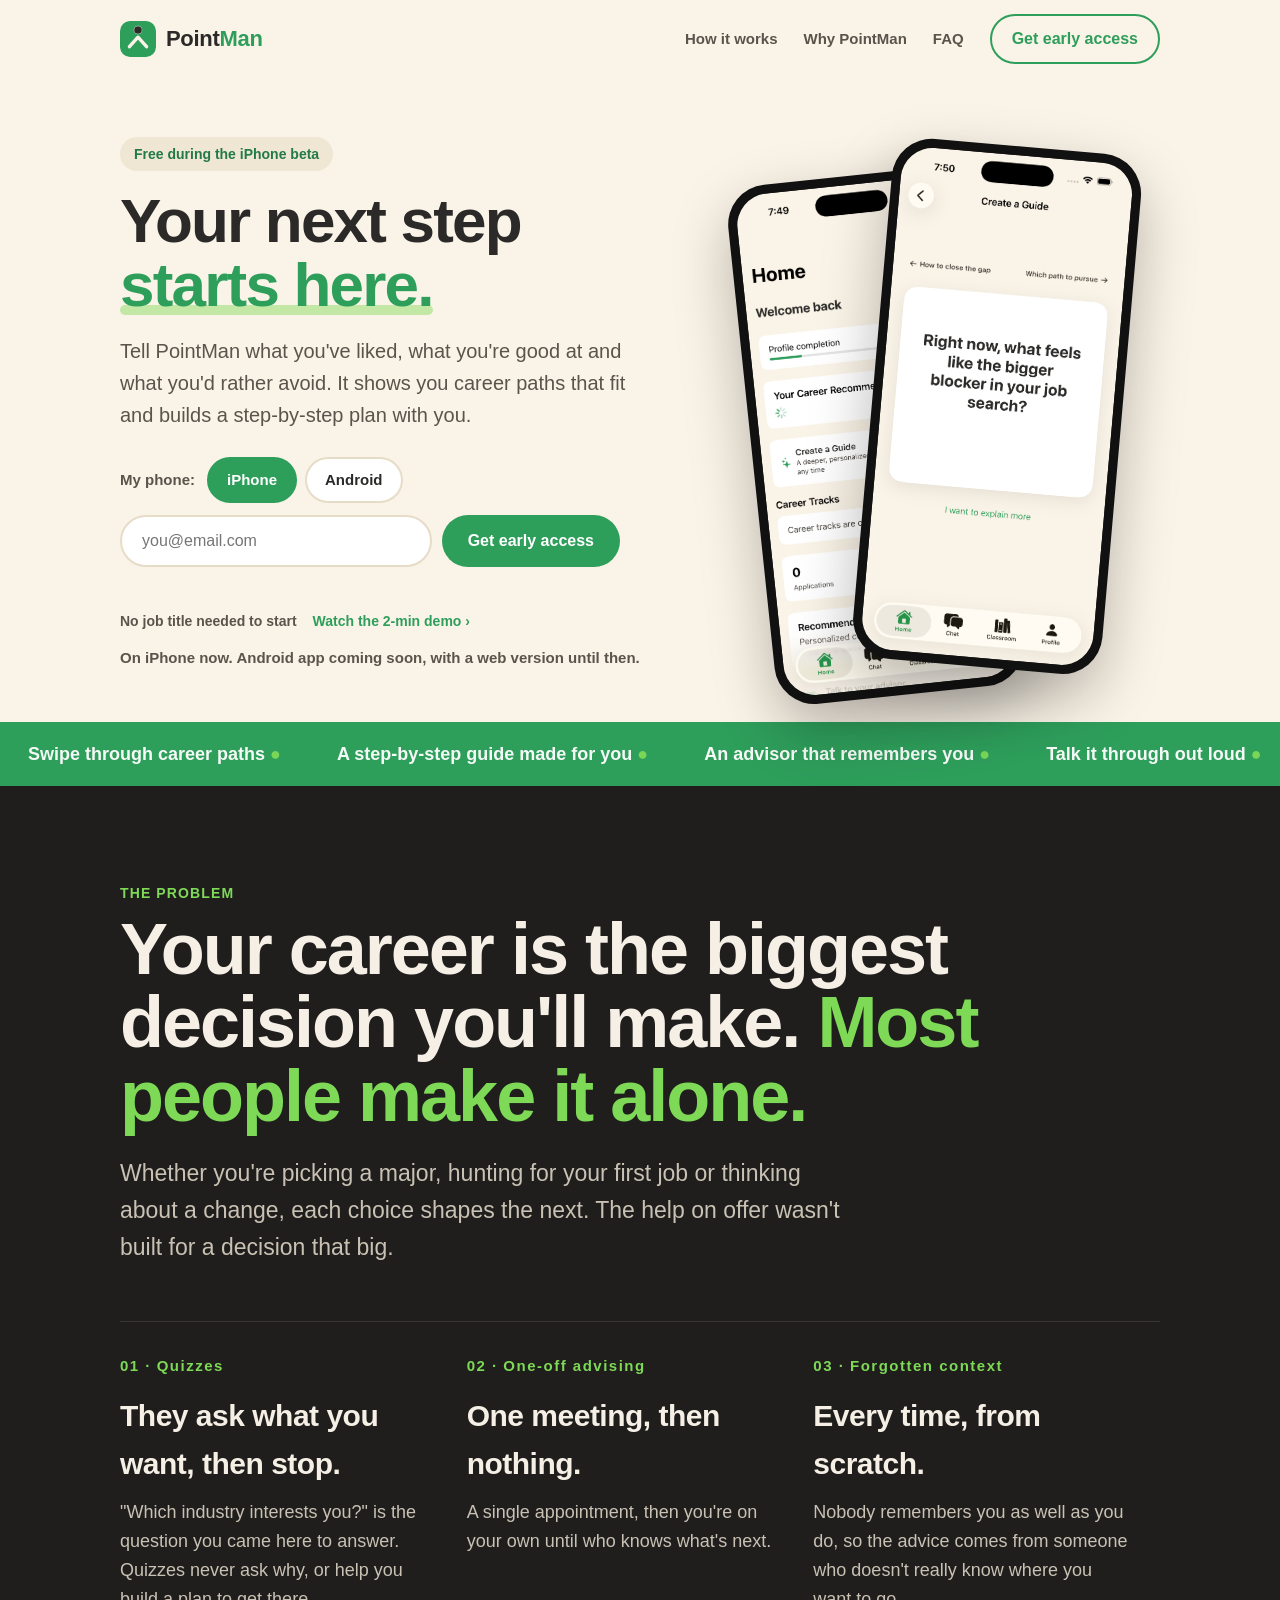
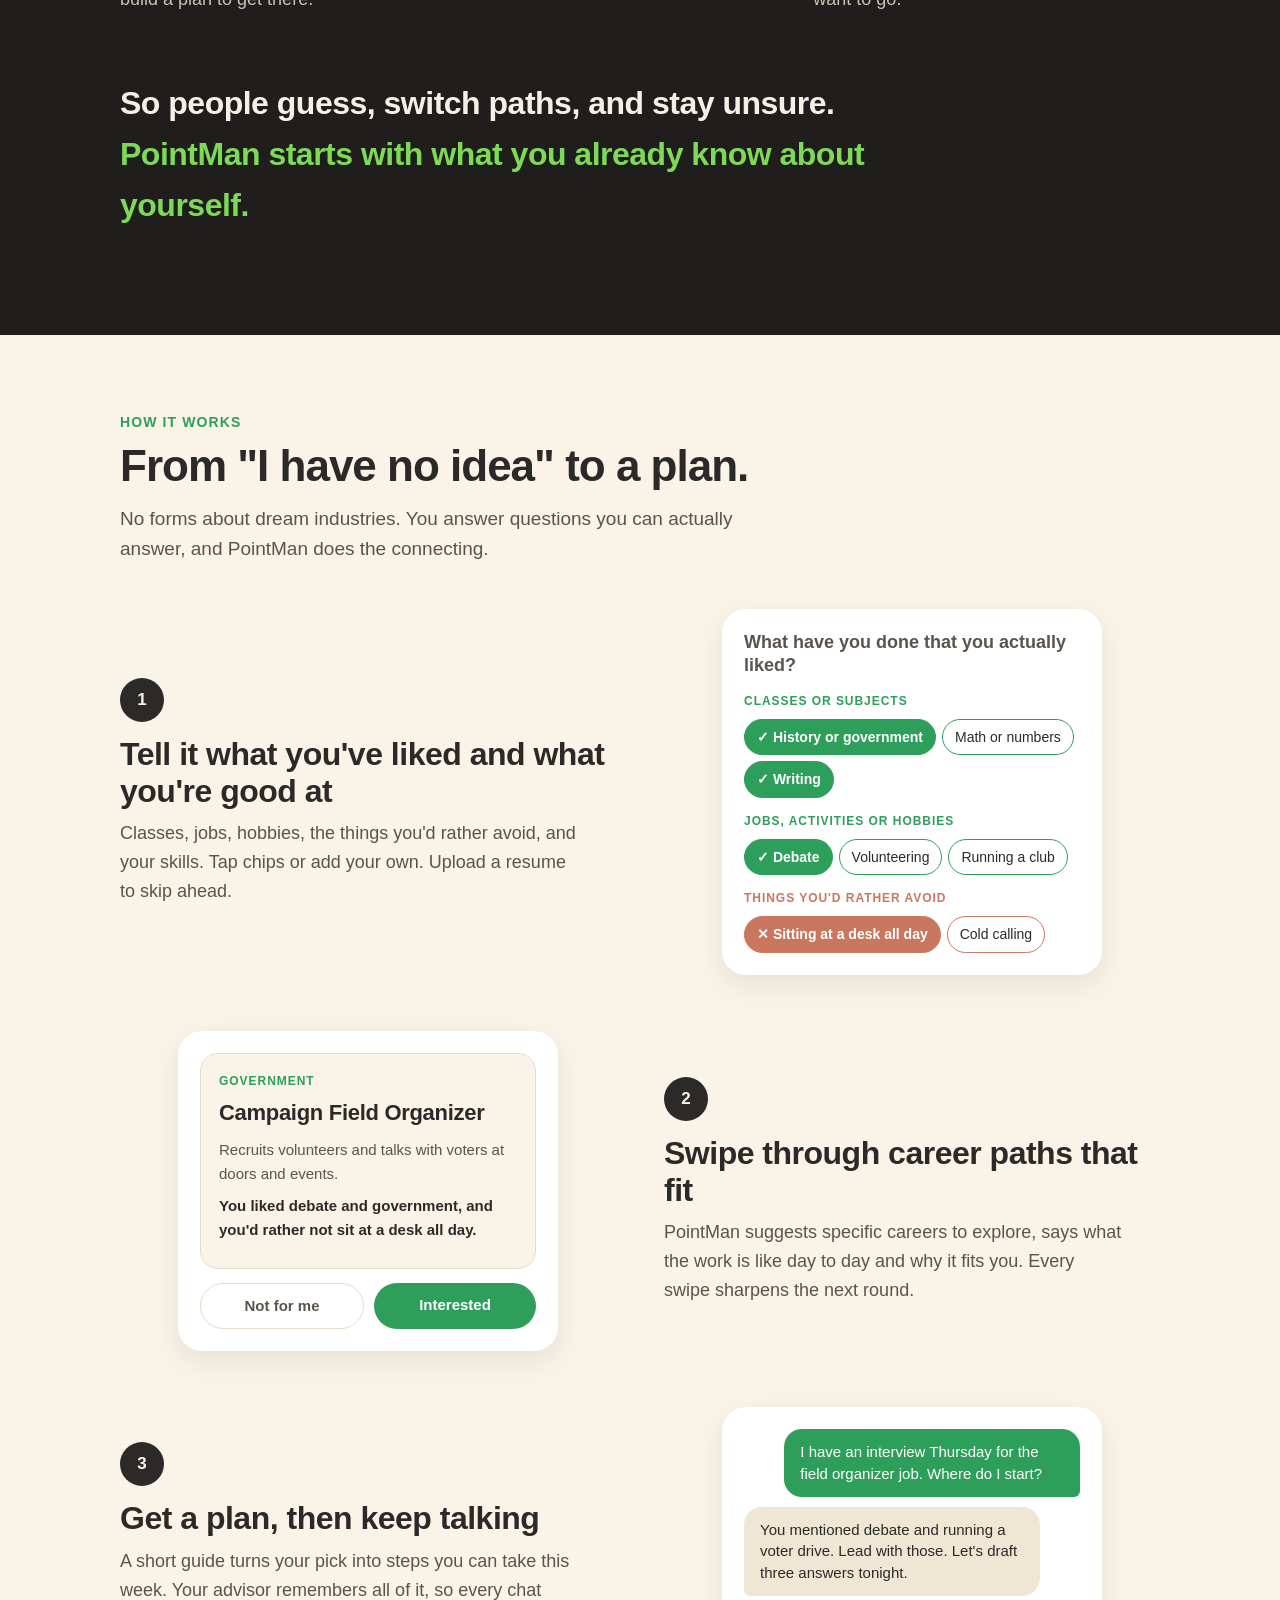
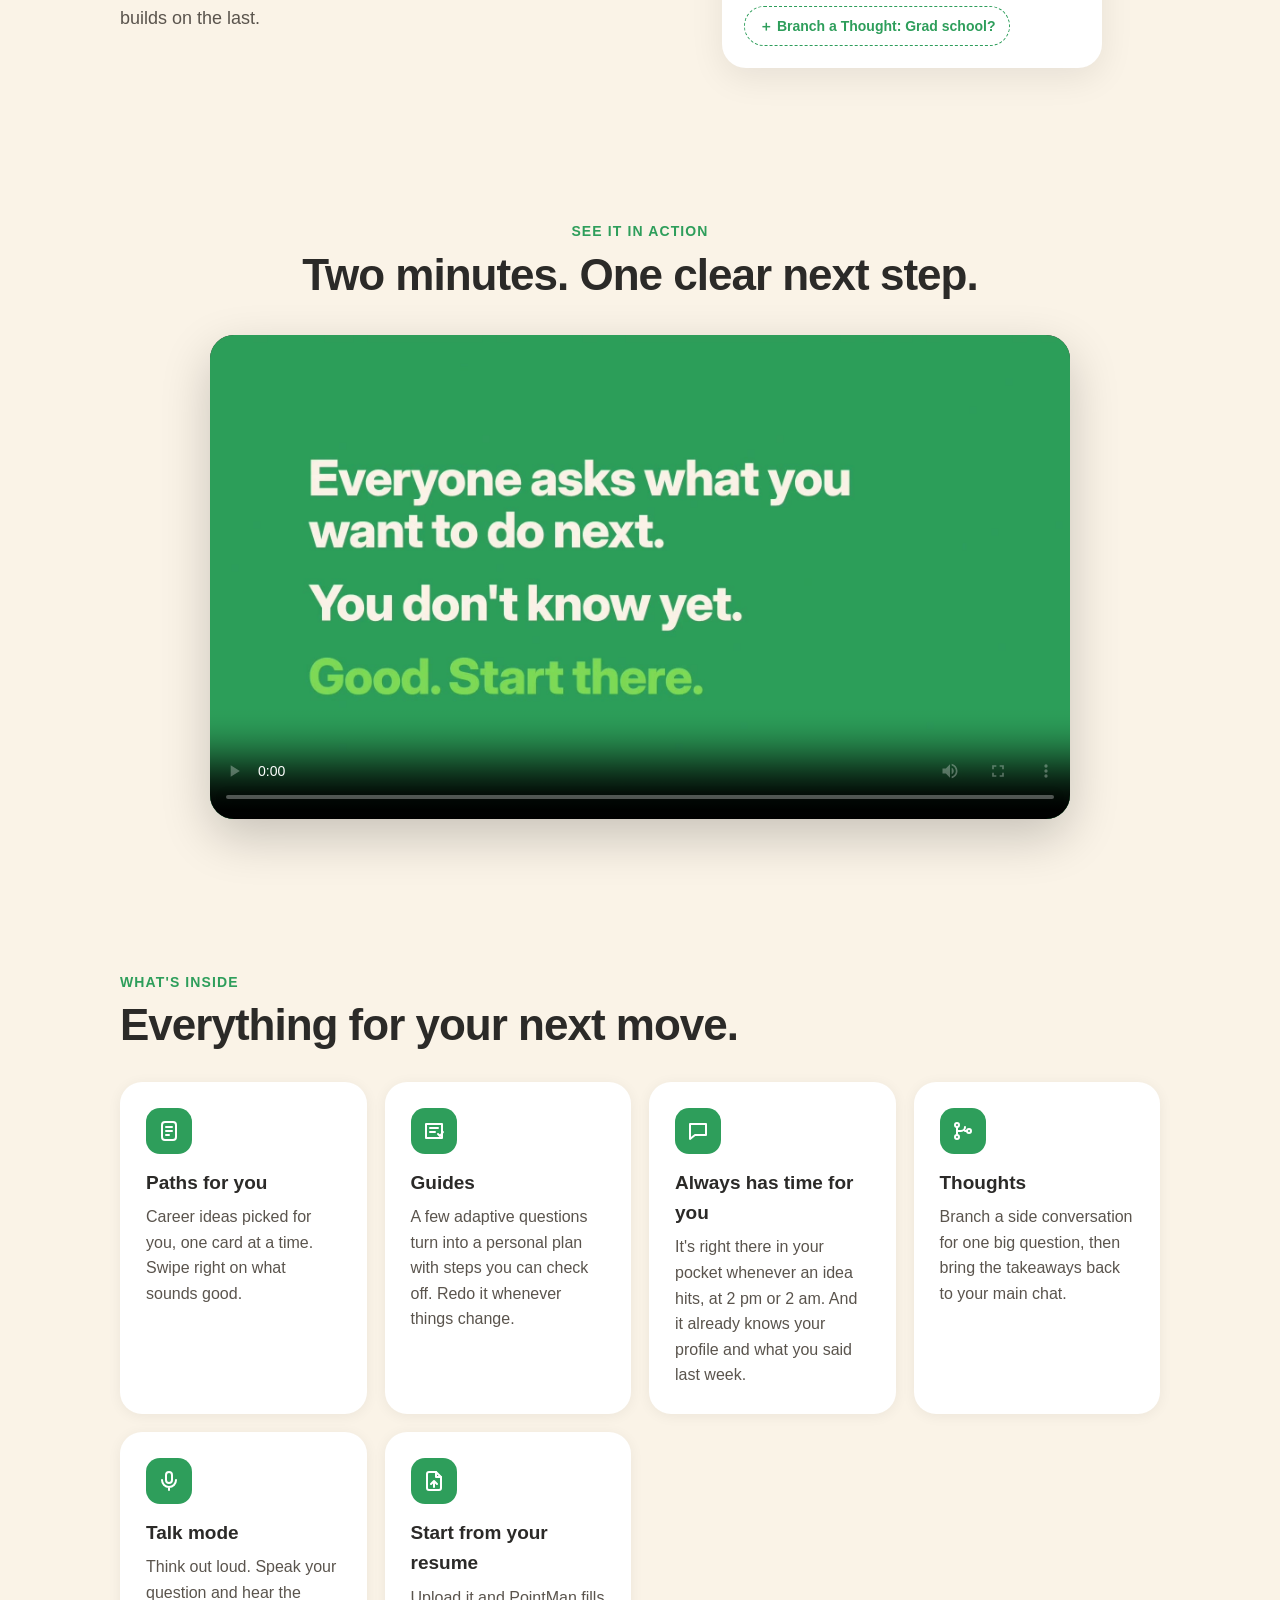
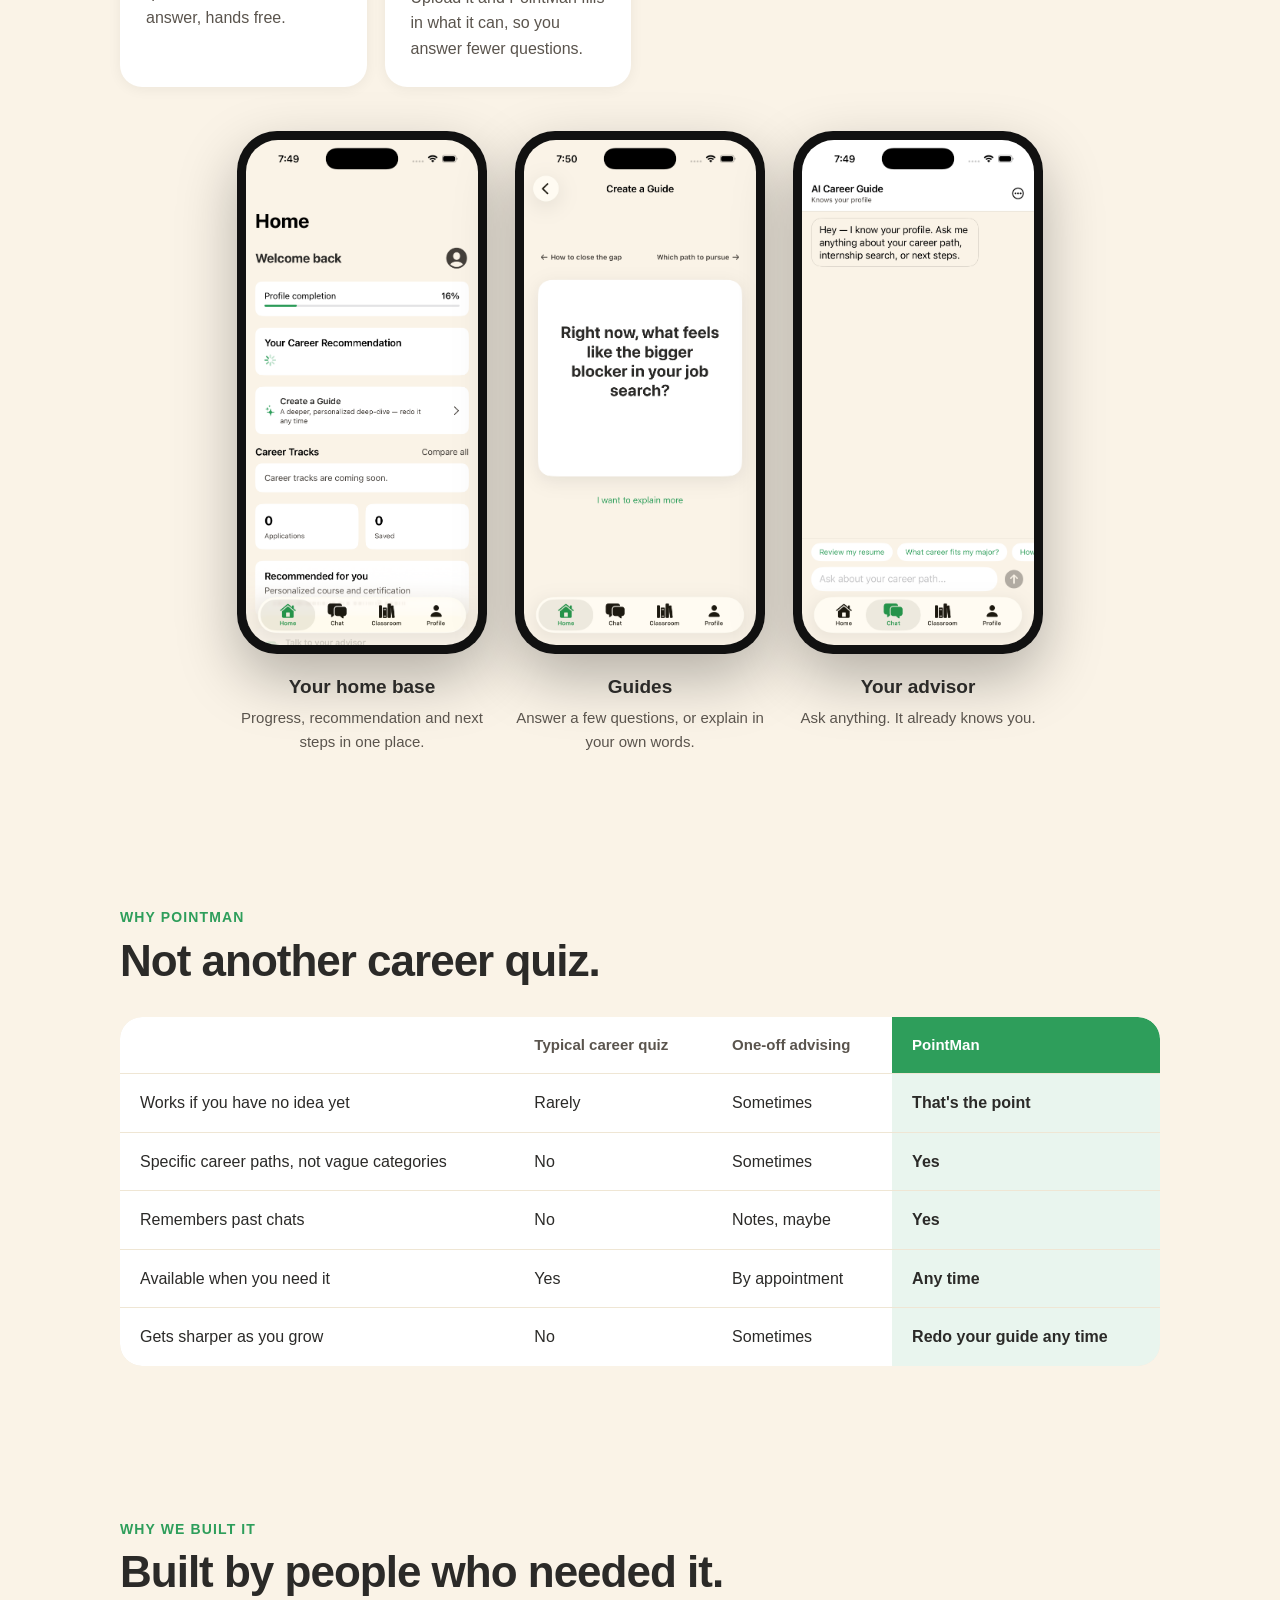
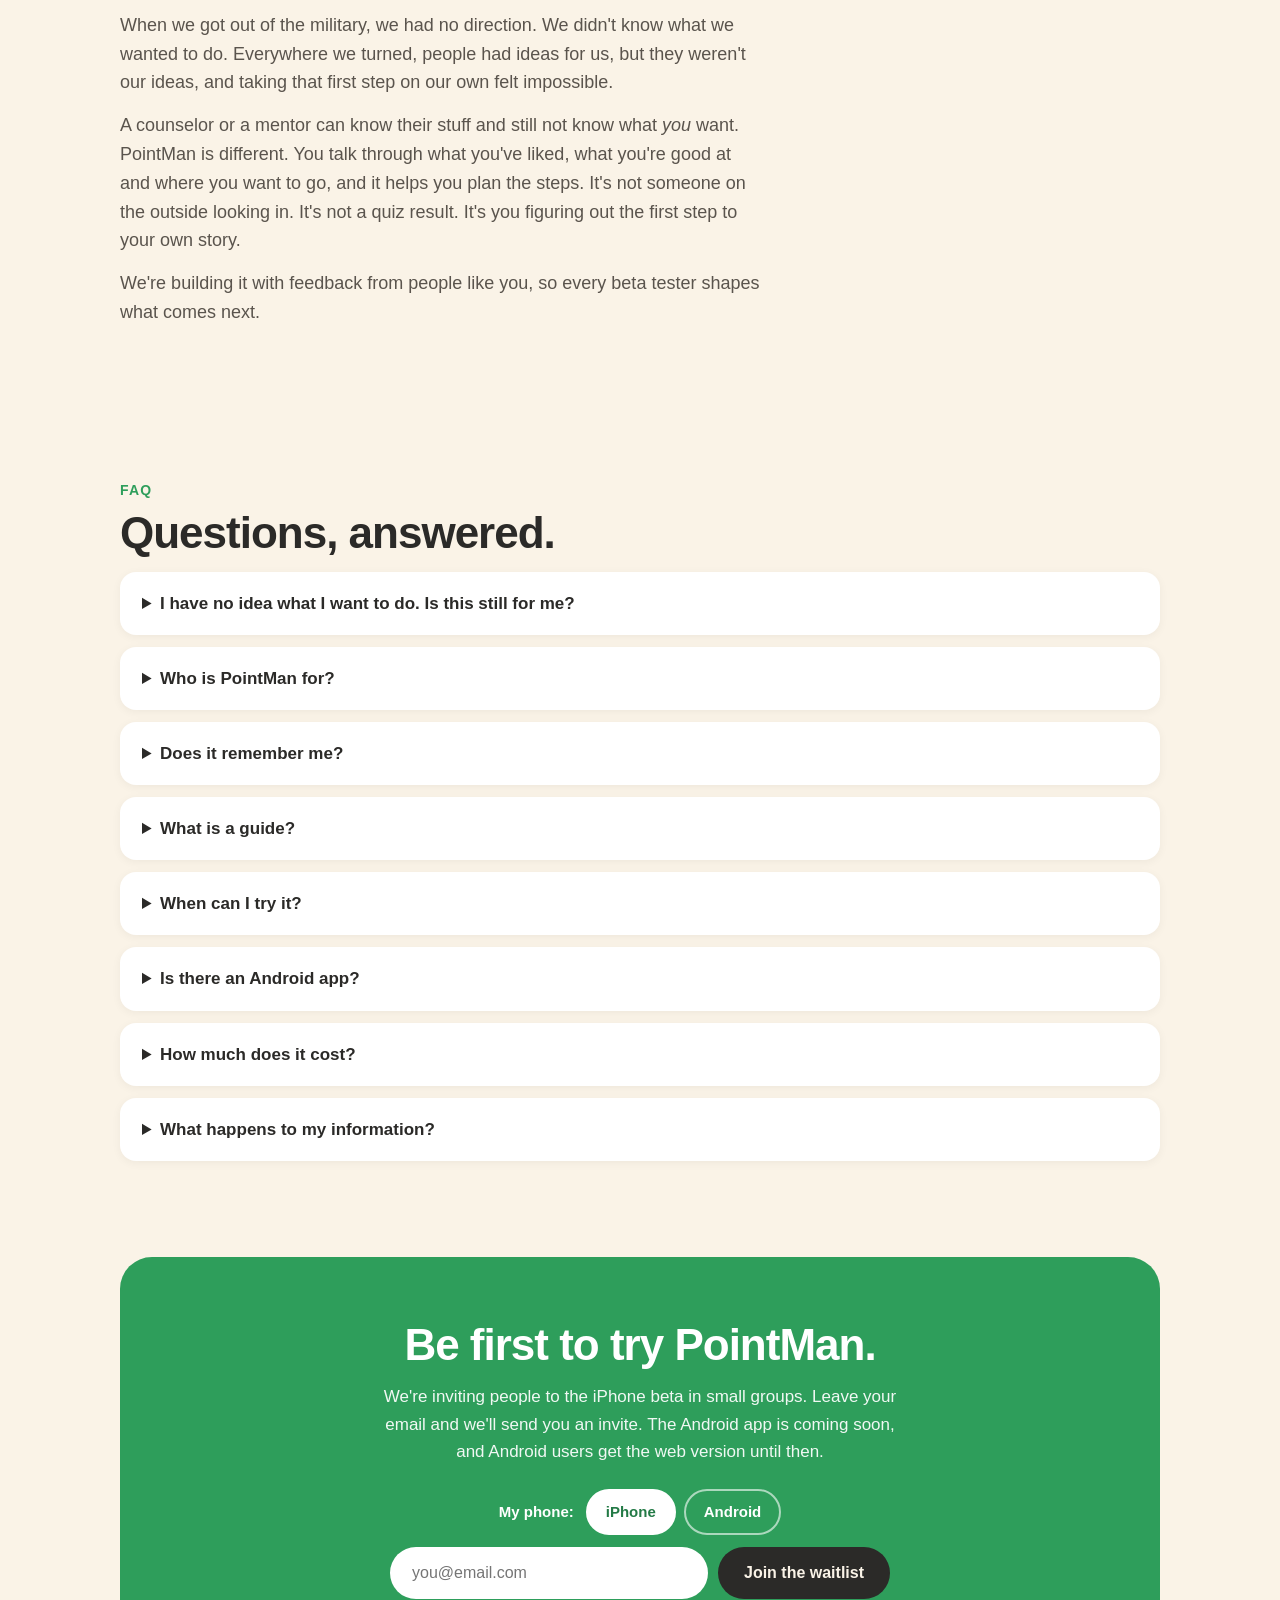
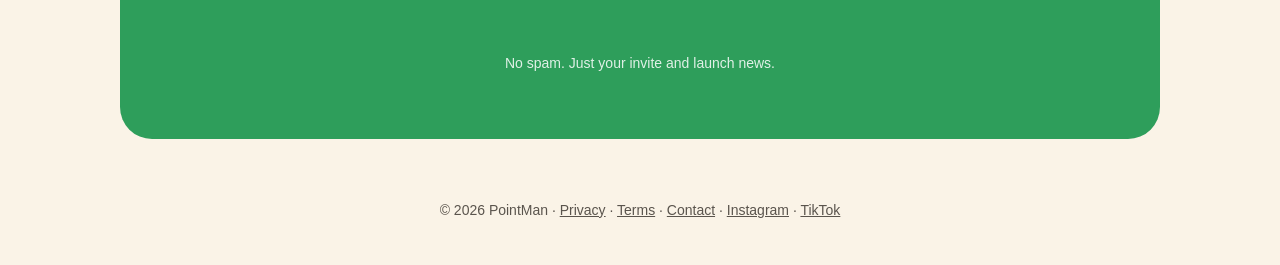
<file: index.html>
<!doctype html>
<html lang="en">
<head>
<meta charset="utf-8">
<meta name="viewport" content="width=device-width, initial-scale=1">
<title>PointMan — Know your next move</title>
<link rel="icon" href="favicon.svg" type="image/svg+xml">
<link rel="apple-touch-icon" href="logo.svg">
<meta name="theme-color" content="#2E9E5B">
<meta property="og:type" content="website">
<meta property="og:title" content="PointMan: your next step starts here.">
<meta property="og:description" content="Tell PointMan what you've liked, what you're good at and what you'd rather avoid. It shows you career paths that fit and a step-by-step plan to get there.">
<meta property="og:url" content="https://pointman-coaching.com/">
<meta property="og:image" content="https://pointman-coaching.com/pointman-demo-v4-poster.jpg">
<meta name="twitter:card" content="summary_large_image">
<meta name="description" content="PointMan is an AI career advisor for people who don't know what they want to do yet. It learns what you've liked and what you're good at, shows you career paths that fit, and builds a plan with you.">
<style>
  :root{--bg:#FAF3E7;--card:#fff;--green:#2E9E5B;--green-d:#237a46;--lime:#7ED957;--char:#2B2A28;--text:#2B2A28;--muted:#5a544d;--soft:#EFE6D4;--line:#E6DCC8}
  @media (prefers-color-scheme:dark){:root{--bg:#1C1B1A;--card:#282623;--text:#F5EFE6;--muted:#B0A899;--soft:#2f2c28;--line:#3a3733}}
  *{box-sizing:border-box}html{scroll-behavior:smooth}
  body{margin:0;background:var(--bg);color:var(--text);font:17px/1.6 -apple-system,BlinkMacSystemFont,"Segoe UI",Roboto,sans-serif;overflow-x:hidden}
  .wrap{max-width:1080px;margin:0 auto;padding:0 20px}
  header.top{position:sticky;top:0;z-index:10;background:color-mix(in srgb,var(--bg) 88%,transparent);backdrop-filter:blur(10px)}
  nav{display:flex;justify-content:space-between;align-items:center;padding:14px 0}
  nav .links{display:flex;gap:26px;align-items:center}
  nav .links a.l{color:var(--muted);text-decoration:none;font-weight:600;font-size:15px}
  @media(max-width:700px){nav .links a.l{display:none}}
  .logo{display:flex;align-items:center;gap:10px;font-weight:700;font-size:22px;letter-spacing:-.3px;font-family:ui-rounded,"SF Pro Rounded","Nunito","Segoe UI",sans-serif}.logo img{border-radius:10px}.logo span{color:var(--green)}
  .btn{display:inline-block;background:var(--green);color:#fff;text-decoration:none;font-weight:700;padding:14px 26px;border-radius:999px;border:0;font-size:16px;cursor:pointer;transition:transform .15s,background .15s;font-family:inherit}
  .btn:hover{background:var(--green-d);transform:translateY(-2px)}
  .btn:disabled{opacity:.7;transform:none}
  .btn.beta{margin:6px 0 4px}.or{color:var(--muted);font-size:15px;margin:14px 0 10px}
  .btn.ghost{background:transparent;color:var(--green);border:2px solid var(--green);padding:10px 20px}
  .hero{display:grid;grid-template-columns:1.1fr .9fr;gap:40px;align-items:center;padding:56px 0 48px}
  @media(max-width:860px){.hero{grid-template-columns:1fr;text-align:center;padding-top:36px}.hero .sub{margin-inline:auto}.hero form{justify-content:center;margin-inline:auto}.hero .small{justify-content:center}}
  .pill{display:inline-block;background:var(--soft);color:var(--green-d);font-weight:700;font-size:14px;padding:6px 14px;border-radius:999px;margin-bottom:18px}
  @media(prefers-color-scheme:dark){.pill{color:var(--lime)}}
  h1{font-size:clamp(38px,5.4vw,62px);line-height:1.03;margin:0 0 18px;letter-spacing:-1.8px}
  h1 em{font-style:normal;color:var(--green);position:relative;z-index:0}
  h1 em::after{content:"";position:absolute;left:0;right:0;bottom:4px;height:10px;background:var(--lime);opacity:.45;z-index:-1;border-radius:6px}
  .sub{max-width:520px;color:var(--muted);font-size:20px;margin:0 0 26px}
  .signup{display:flex;gap:10px;flex-wrap:wrap;max-width:500px}
  .signup input{flex:1 1 220px;min-width:0;padding:15px 20px;border-radius:999px;border:2px solid var(--line);background:var(--card);color:var(--text);font-size:16px;font-family:inherit}
  .signup input:focus{outline:none;border-color:var(--green)}
  @media(max-width:480px){.signup{flex-direction:column}.signup input{flex:none;width:100%}.signup .btn{width:100%}}
  .form-msg{margin-top:12px;font-weight:700;min-height:1.6em}
  .device{flex-basis:100%;display:flex;align-items:center;gap:8px;border:0;margin:0 0 2px;padding:0;color:var(--muted);font-size:15px;font-weight:600}
  .device legend{float:left;margin-right:4px;padding:0}
  .device label{position:relative;cursor:pointer}
  .device input{position:absolute;opacity:0;width:1px;height:1px}
  .device span{display:inline-block;padding:9px 18px;border-radius:999px;border:2px solid var(--line);background:var(--card);color:var(--text);transition:border-color .15s,background .15s}
  .device input:checked+span{border-color:var(--green);background:var(--green);color:#fff}
  .device input:focus-visible+span{outline:3px solid var(--lime);outline-offset:2px}
  @media(max-width:860px){.hero .device{justify-content:center}}
  .cta .device{justify-content:center;color:#fff}
  .cta .device span{background:transparent;border-color:rgba(255,255,255,.6);color:#fff}
  .cta .device input:checked+span{background:#fff;border-color:#fff;color:var(--green-d)}
  .soon{margin-top:14px;color:var(--muted);font-size:15px;font-weight:600}
  .small{display:flex;gap:16px;flex-wrap:wrap;color:var(--muted);font-size:14px;font-weight:600;margin-top:4px}
  .small a{color:var(--green);text-decoration:none}
  .phone{width:250px;background:#111;border-radius:40px;padding:9px;box-shadow:0 24px 60px rgba(0,0,0,.28);flex:none}
  .phone img{display:block;width:100%;border-radius:32px}
  .hero-phones{position:relative;height:540px;display:flex;justify-content:center}
  .hero-phones .phone{position:absolute;top:10px}
  .hero-phones .p1{transform:rotate(-6deg) translate(-62px,24px);z-index:1}
  .hero-phones .p2{transform:rotate(5deg) translate(62px,-4px);z-index:2}
  @media(max-width:860px){.hero-phones{height:400px}.phone{width:180px;border-radius:32px;padding:7px}.phone img{border-radius:26px}.hero-phones .p1{transform:rotate(-6deg) translate(-52px,20px)}.hero-phones .p2{transform:rotate(5deg) translate(52px,-6px)}}
  .strip{background:var(--green);color:#fff;padding:18px 0;overflow:hidden;white-space:nowrap}
  .strip div{display:inline-block;animation:slide 32s linear infinite;font-weight:700;font-size:18px}
  .strip span{margin:0 28px;opacity:.95}.strip i{font-style:normal;color:var(--lime)}
  @keyframes slide{to{transform:translateX(-50%)}}
  section{padding:76px 0}
  .eyebrow{color:var(--green);font-weight:800;font-size:14px;letter-spacing:.08em;text-transform:uppercase;margin:0 0 8px}
  h2{font-size:clamp(28px,4.4vw,44px);line-height:1.1;margin:0 0 14px;letter-spacing:-1px}
  .lead{color:var(--muted);font-size:19px;max-width:660px;margin:0}
  .video{margin:36px auto 0;max-width:860px;aspect-ratio:16/9;background:var(--char);border-radius:24px;box-shadow:0 18px 50px rgba(0,0,0,.2);overflow:hidden;position:relative}
  .video video{position:absolute;inset:0;width:100%;height:100%;border:0}
  .problem-band{background:#1F1E1C;color:#F5EFE6;padding:96px 0 104px}
  @media(prefers-color-scheme:dark){.problem-band{background:#141312;border-block:1px solid #2f2c28}}
  .problem-band .eyebrow{color:var(--lime)}
  .problem-band h2{font-size:clamp(36px,6vw,72px);line-height:1.02;letter-spacing:-2px;max-width:900px;margin:0 0 22px}
  .problem-band h2 em{font-style:normal;color:var(--lime)}
  .problem-band .lead{color:#C9C1B4;font-size:clamp(19px,2.2vw,23px);max-width:720px}
  .problem{display:grid;grid-template-columns:repeat(auto-fit,minmax(240px,1fr));gap:0;margin-top:56px;border-top:1px solid #3a3733}
  .problem>div{padding:32px 28px 8px 0}
  .problem h3{font-size:clamp(24px,2.6vw,30px);margin:0 0 10px;letter-spacing:-.5px}.problem p{margin:0;color:#C9C1B4;font-size:18px}
  .problem .no{font-size:15px;font-weight:800;letter-spacing:.1em;color:var(--lime);margin-bottom:14px}
  .problem-band .punch{margin:56px 0 0;font-size:clamp(22px,3vw,32px);font-weight:700;letter-spacing:-.5px;max-width:820px}
  .problem-band .punch span{color:var(--lime)}
  .flow{display:grid;gap:56px;margin-top:44px}
  .flow-row{display:grid;grid-template-columns:1fr 1fr;gap:48px;align-items:center}
  .flow-row:nth-child(even) .flow-media{order:-1}
  @media(max-width:760px){.flow-row{grid-template-columns:1fr;gap:24px}.flow-row:nth-child(even) .flow-media{order:0}}
  .flow-no{display:grid;place-items:center;width:44px;height:44px;border-radius:50%;background:var(--char);color:#FAF3E7;font-weight:800;margin-bottom:14px}
  @media(prefers-color-scheme:dark){.flow-no{background:var(--lime);color:#1C1B1A}}
  .flow h3{font-size:clamp(24px,3vw,32px);line-height:1.15;margin:0 0 10px;letter-spacing:-.5px}
  .flow p{margin:0;color:var(--muted);font-size:18px;max-width:460px}
  .flow-media{display:flex;justify-content:center}
  .mock{width:100%;max-width:380px;background:var(--card);border-radius:24px;padding:22px;box-shadow:0 10px 34px rgba(0,0,0,.08)}
  .mock .q{font-weight:700;font-size:18px;margin:0 0 14px;line-height:1.3}
  .mock .lbl{font-size:12px;font-weight:800;letter-spacing:.08em;color:var(--green);text-transform:uppercase;margin:14px 0 8px}
  .mock .lbl.avoid{color:#c9775f}
  .chips{display:flex;flex-wrap:wrap;gap:6px}
  .chip{padding:6px 12px;border:1.5px solid var(--green);border-radius:999px;font-size:14px}
  .chip.on{background:var(--green);color:#fff;font-weight:600}
  .chip.x{border-color:#c9775f}.chip.x.on{background:#c9775f;border-color:#c9775f}
  .job{border:1.5px solid var(--line);border-radius:18px;padding:18px;position:relative;background:var(--bg)}
  .job .field{font-size:12px;font-weight:800;letter-spacing:.08em;text-transform:uppercase;color:var(--green)}
  .job h4{margin:4px 0 8px;font-size:22px;letter-spacing:-.3px}
  .job p{font-size:15px;margin:0 0 8px}
  .job .why{color:var(--text);font-weight:600}
  .swipe{display:flex;justify-content:space-between;margin-top:14px;gap:10px}
  .swipe span{flex:1;text-align:center;padding:10px;border-radius:999px;font-weight:700;font-size:15px}
  .swipe .no{border:1.5px solid var(--line);color:var(--muted)}
  .swipe .yes{background:var(--green);color:#fff}
  .bubble{border-radius:18px;padding:12px 16px;font-size:15px;line-height:1.45;max-width:88%;margin-bottom:10px}
  .bubble.me{background:var(--green);color:#fff;margin-left:auto;border-bottom-right-radius:6px}
  .bubble.ai{background:var(--soft);border-bottom-left-radius:6px}
  .thought{display:flex;align-items:center;gap:8px;font-size:14px;font-weight:700;color:var(--green);border:1.5px dashed var(--green);border-radius:999px;padding:8px 14px;width:fit-content}
  .grid{display:grid;grid-template-columns:repeat(auto-fit,minmax(240px,1fr));gap:18px;margin-top:32px}
  .card{background:var(--card);border-radius:22px;padding:26px;box-shadow:0 2px 14px rgba(0,0,0,.06);transition:transform .2s}
  .card:hover{transform:translateY(-5px)}
  .card h3{margin:14px 0 6px;font-size:19px}.card p{margin:0;color:var(--muted);font-size:16px}
  .ico{width:46px;height:46px;border-radius:14px;background:var(--green);display:grid;place-items:center}
  .ico svg{width:24px;height:24px;stroke:#fff;fill:none;stroke-width:2;stroke-linecap:round;stroke-linejoin:round}
  .shots{display:flex;gap:28px;justify-content:center;flex-wrap:wrap;margin-top:44px}
  .shot{text-align:center;max-width:250px}.shot h3{margin:18px 0 4px;font-size:19px}.shot p{margin:0;color:var(--muted);font-size:15px}
  @media(max-width:600px){.shot .phone{width:220px;margin:0 auto}}
  .tbl{overflow-x:auto;-webkit-overflow-scrolling:touch;margin-top:32px;border-radius:22px}
  table{min-width:520px;width:100%;border-collapse:separate;border-spacing:0;background:var(--card);border-radius:22px;overflow:hidden;box-shadow:0 2px 14px rgba(0,0,0,.06)}
  th,td{padding:16px 20px;text-align:left;border-bottom:1px solid var(--soft);font-size:16px}
  th{font-size:15px;color:var(--muted)}th.us{color:#fff;background:var(--green)}td.us{background:color-mix(in srgb,var(--green) 10%,transparent);font-weight:600}
  tr:last-child td{border-bottom:0}
  @media(max-width:600px){th,td{padding:12px 12px;font-size:14px}}
  .founder{color:var(--muted);font-size:18px;max-width:640px;margin:0}
  .founder+.founder{margin-top:14px}
  details{background:var(--card);border-radius:16px;padding:18px 22px;margin-top:12px;box-shadow:0 2px 10px rgba(0,0,0,.05)}
  summary{cursor:pointer;font-weight:700;font-size:17px}details p{margin:10px 0 0;color:var(--muted)}
  .cta{background:var(--green);color:#fff;border-radius:32px;text-align:center;padding:64px 24px;margin:20px 0 60px;position:relative;overflow:hidden}
  .cta h2{color:#fff}.cta p{opacity:.93;max-width:520px;margin:0 auto 24px}
  .cta .signup{margin:0 auto;justify-content:center}
  .cta .signup input{border-color:transparent;background:#fff;color:#2B2A28}
  .cta .btn{background:var(--char);color:#FAF3E7}
  .note{font-size:14px;opacity:.85;margin-top:14px}
  .banner{background:var(--green);color:#fff;text-align:center;padding:14px 20px;font-weight:600}
  .banner[hidden]{display:none}
  footer{text-align:center;color:var(--muted);font-size:14px;padding:0 0 44px}
  footer a{color:inherit}
  .rv{opacity:0;transform:translateY(24px);transition:opacity .7s,transform .7s}.rv.in{opacity:1;transform:none}
  @media(prefers-reduced-motion:reduce){.rv{opacity:1;transform:none}.strip div{animation:none}html{scroll-behavior:auto}}
</style>
</head>
<body>
<div class="banner" id="banner" hidden></div>
<header class="top"><div class="wrap"><nav>
  <div class="logo"><img src="logo.svg" alt="" width="36" height="36"><b style="font-weight:inherit">Point<span>Man</span></b></div>
  <div class="links"><a class="l" href="#how">How it works</a><a class="l" href="#why">Why PointMan</a><a class="l" href="#faq">FAQ</a><a class="btn ghost" href="#join">Get early access</a></div>
</nav></div></header>

<div class="wrap">
  <div class="hero">
    <div>
      <div class="pill">Free during the iPhone beta</div>
      <h1>Your next step <em>starts here.</em></h1>
      <p class="sub">Tell PointMan what you've liked, what you're good at and what you'd rather avoid. It shows you career paths that fit and builds a step-by-step plan with you.</p>
      <form class="signup waitlist">
      <fieldset class="device"><legend>My phone:</legend><label><input type="radio" name="device" value="ios" checked><span>iPhone</span></label><label><input type="radio" name="device" value="android"><span>Android</span></label></fieldset>
        <input type="email" name="email" placeholder="you@email.com" required aria-label="Email address">
        <button class="btn" type="submit">Get early access</button>
      </form>
      <div class="form-msg" role="status" aria-live="polite"></div>
      <div class="small"><span>No job title needed to start</span><a href="#demo">Watch the 2-min demo ›</a></div>
      <div class="soon">On iPhone now. Android app coming soon, with a web version until then.</div>
    </div>
    <div class="hero-phones" aria-hidden="true">
      <div class="phone p1"><img src="shot-home.png" alt=""></div>
      <div class="phone p2"><img src="shot-guide.png" alt=""></div>
    </div>
  </div>
</div>

<div class="strip" aria-hidden="true"><div>
  <span>Swipe through career paths <i>●</i></span><span>A step-by-step guide made for you <i>●</i></span><span>An advisor that remembers you <i>●</i></span><span>Talk it through out loud <i>●</i></span><span>Start from your resume <i>●</i></span>
  <span>Swipe through career paths <i>●</i></span><span>A step-by-step guide made for you <i>●</i></span><span>An advisor that remembers you <i>●</i></span><span>Talk it through out loud <i>●</i></span><span>Start from your resume <i>●</i></span>
</div></div>

<section class="problem-band">
  <div class="wrap rv">
    <p class="eyebrow">The problem</p>
    <h2>Your career is the biggest decision you'll make. <em>Most people make it alone.</em></h2>
    <p class="lead">Whether you're picking a major, hunting for your first job or thinking about a change, each choice shapes the next. The help on offer wasn't built for a decision that big.</p>
    <div class="problem">
      <div><div class="no">01 · Quizzes</div><h3>They ask what you want, then stop.</h3><p>"Which industry interests you?" is the question you came here to answer. Quizzes never ask why, or help you build a plan to get there.</p></div>
      <div><div class="no">02 · One-off advising</div><h3>One meeting, then nothing.</h3><p>A single appointment, then you're on your own until who knows what's next.</p></div>
      <div><div class="no">03 · Forgotten context</div><h3>Every time, from scratch.</h3><p>Nobody remembers you as well as you do, so the advice comes from someone who doesn't really know where you want to go.</p></div>
    </div>
    <p class="punch">So people guess, switch paths, and stay unsure. <span>PointMan starts with what you already know about yourself.</span></p>
  </div>
</section>

<div class="wrap">

  <section id="how">
    <div class="rv">
      <p class="eyebrow">How it works</p>
      <h2>From "I have no idea" to a plan.</h2>
      <p class="lead">No forms about dream industries. You answer questions you can actually answer, and PointMan does the connecting.</p>
    </div>
    <div class="flow">
      <div class="flow-row rv">
        <div>
          <div class="flow-no">1</div>
          <h3>Tell it what you've liked and what you're good at</h3>
          <p>Classes, jobs, hobbies, the things you'd rather avoid, and your skills. Tap chips or add your own. Upload a resume to skip ahead.</p>
        </div>
        <div class="flow-media" aria-hidden="true">
          <div class="mock">
            <p class="q">What have you done that you actually liked?</p>
            <div class="lbl">Classes or subjects</div>
            <div class="chips"><span class="chip on">✓ History or government</span><span class="chip">Math or numbers</span><span class="chip on">✓ Writing</span></div>
            <div class="lbl">Jobs, activities or hobbies</div>
            <div class="chips"><span class="chip on">✓ Debate</span><span class="chip">Volunteering</span><span class="chip">Running a club</span></div>
            <div class="lbl avoid">Things you'd rather avoid</div>
            <div class="chips"><span class="chip x on">✕ Sitting at a desk all day</span><span class="chip x">Cold calling</span></div>
          </div>
        </div>
      </div>
      <div class="flow-row rv">
        <div>
          <div class="flow-no">2</div>
          <h3>Swipe through career paths that fit</h3>
          <p>PointMan suggests specific careers to explore, says what the work is like day to day and why it fits you. Every swipe sharpens the next round.</p>
        </div>
        <div class="flow-media" aria-hidden="true">
          <div class="mock">
            <div class="job">
              <div class="field">Government</div>
              <h4>Campaign Field Organizer</h4>
              <p>Recruits volunteers and talks with voters at doors and events.</p>
              <p class="why">You liked debate and government, and you'd rather not sit at a desk all day.</p>
            </div>
            <div class="swipe"><span class="no">Not for me</span><span class="yes">Interested</span></div>
          </div>
        </div>
      </div>
      <div class="flow-row rv">
        <div>
          <div class="flow-no">3</div>
          <h3>Get a plan, then keep talking</h3>
          <p>A short guide turns your pick into steps you can take this week. Your advisor remembers all of it, so every chat builds on the last.</p>
        </div>
        <div class="flow-media" aria-hidden="true">
          <div class="mock">
            <div class="bubble me">I have an interview Thursday for the field organizer job. Where do I start?</div>
            <div class="bubble ai">You mentioned debate and running a voter drive. Lead with those. Let's draft three answers tonight.</div>
            <div class="thought">＋ Branch a Thought: Grad school?</div>
          </div>
        </div>
      </div>
    </div>
  </section>

  <section id="demo" class="rv" style="text-align:center">
    <p class="eyebrow">See it in action</p>
    <h2>Two minutes. One clear next step.</h2>
    <div class="video">
      <video src="pointman-demo-v4.mp4" poster="pointman-demo-v4-poster.jpg" controls playsinline preload="metadata"></video>
    </div>
  </section>

  <section class="rv">
    <p class="eyebrow">What's inside</p>
    <h2>Everything for your next move.</h2>
    <div class="grid">
      <div class="card"><div class="ico"><svg viewBox="0 0 24 24"><rect x="5" y="3" width="14" height="18" rx="3"/><path d="M9 8h6M9 12h6M9 16h3"/></svg></div><h3>Paths for you</h3><p>Career ideas picked for you, one card at a time. Swipe right on what sounds good.</p></div>
      <div class="card"><div class="ico"><svg viewBox="0 0 24 24"><path d="M4 5h16v14H4z"/><path d="M8 9h8M8 13h5"/><path d="M16 15l2 2 3-4"/></svg></div><h3>Guides</h3><p>A few adaptive questions turn into a personal plan with steps you can check off. Redo it whenever things change.</p></div>
      <div class="card"><div class="ico"><svg viewBox="0 0 24 24"><path d="M4 5h16v11H9l-5 4z"/></svg></div><h3>Always has time for you</h3><p>It's right there in your pocket whenever an idea hits, at 2 pm or 2 am. And it already knows your profile and what you said last week.</p></div>
      <div class="card"><div class="ico"><svg viewBox="0 0 24 24"><circle cx="6" cy="6" r="2"/><circle cx="6" cy="18" r="2"/><circle cx="18" cy="12" r="2"/><path d="M6 8v8M6 12h4a4 4 0 0 0 4-4V8M14 12h2"/></svg></div><h3>Thoughts</h3><p>Branch a side conversation for one big question, then bring the takeaways back to your main chat.</p></div>
      <div class="card"><div class="ico"><svg viewBox="0 0 24 24"><rect x="9" y="3" width="6" height="11" rx="3"/><path d="M5 11a7 7 0 0 0 14 0M12 18v3"/></svg></div><h3>Talk mode</h3><p>Think out loud. Speak your question and hear the answer, hands free.</p></div>
      <div class="card"><div class="ico"><svg viewBox="0 0 24 24"><path d="M14 3H7a2 2 0 0 0-2 2v14a2 2 0 0 0 2 2h10a2 2 0 0 0 2-2V8z"/><path d="M14 3v5h5M12 12v6M9 15l3-3 3 3"/></svg></div><h3>Start from your resume</h3><p>Upload it and PointMan fills in what it can, so you answer fewer questions.</p></div>
    </div>
    <div class="shots">
      <div class="shot"><div class="phone"><img src="shot-home.png" alt="PointMan home screen with profile progress and career recommendation" loading="lazy"></div><h3>Your home base</h3><p>Progress, recommendation and next steps in one place.</p></div>
      <div class="shot"><div class="phone"><img src="shot-guide.png" alt="A guide question card" loading="lazy"></div><h3>Guides</h3><p>Answer a few questions, or explain in your own words.</p></div>
      <div class="shot"><div class="phone"><img src="shot-chat.png" alt="Chat with the PointMan advisor" loading="lazy"></div><h3>Your advisor</h3><p>Ask anything. It already knows you.</p></div>
    </div>
  </section>

  <section id="why" class="rv">
    <p class="eyebrow">Why PointMan</p>
    <h2>Not another career quiz.</h2>
    <div class="tbl"><table>
      <tr><th></th><th>Typical career quiz</th><th>One-off advising</th><th class="us">PointMan</th></tr>
      <tr><td>Works if you have no idea yet</td><td>Rarely</td><td>Sometimes</td><td class="us">That's the point</td></tr>
      <tr><td>Specific career paths, not vague categories</td><td>No</td><td>Sometimes</td><td class="us">Yes</td></tr>
      <tr><td>Remembers past chats</td><td>No</td><td>Notes, maybe</td><td class="us">Yes</td></tr>
      <tr><td>Available when you need it</td><td>Yes</td><td>By appointment</td><td class="us">Any time</td></tr>
      <tr><td>Gets sharper as you grow</td><td>No</td><td>Sometimes</td><td class="us">Redo your guide any time</td></tr>
    </table></div>
  </section>

  <section class="rv">
    <p class="eyebrow">Why we built it</p>
    <h2>Built by people who needed it.</h2>
    <p class="founder">When we got out of the military, we had no direction. We didn't know what we wanted to do. Everywhere we turned, people had ideas for us, but they weren't our ideas, and taking that first step on our own felt impossible.</p>
    <p class="founder">A counselor or a mentor can know their stuff and still not know what <em>you</em> want. PointMan is different. You talk through what you've liked, what you're good at and where you want to go, and it helps you plan the steps. It's not someone on the outside looking in. It's not a quiz result. It's you figuring out the first step to your own story.</p>
    <p class="founder">We're building it with feedback from people like you, so every beta tester shapes what comes next.</p>
  </section>

  <section id="faq" class="rv">
    <p class="eyebrow">FAQ</p>
    <h2>Questions, answered.</h2>
    <details><summary>I have no idea what I want to do. Is this still for me?</summary><p>Yes, that's who it's built for. You never have to name an industry or a dream job. PointMan works from what you've liked, what you're good at and what you'd rather avoid.</p></details>
    <details><summary>Who is PointMan for?</summary><p>Anyone figuring out what's next: people choosing what to study, looking for a first job, or ready for a change.</p></details>
    <details><summary>Does it remember me?</summary><p>Yes. PointMan keeps your profile and conversation history so advice builds on what you've already shared.</p></details>
    <details><summary>What is a guide?</summary><p>A short adaptive question session that turns into a personal plan with concrete steps. You can make a new one any time.</p></details>
    <details><summary>When can I try it?</summary><p>PointMan is in a small beta on iPhone right now. Join the waitlist and we'll send you an invite as we open more spots.</p></details>
    <details><summary>Is there an Android app?</summary><p>An Android app is coming soon. Until then, PointMan has a web version that works on Android phones and computers. Pick "Android" when you join the waitlist and we'll email you the link.</p></details>
    <details><summary>How much does it cost?</summary><p>It's free during the beta.</p></details>
    <details><summary>What happens to my information?</summary><p>Your profile and chats are used only to give you better career advice. We don't sell your data, and you can delete your account from inside the app.</p></details>
  </section>

  <div class="cta" id="join">
    <h2>Be first to try PointMan.</h2>
    <p>We're inviting people to the iPhone beta in small groups. Leave your email and we'll send you an invite. The Android app is coming soon, and Android users get the web version until then.</p>
    <form class="signup waitlist">
      <fieldset class="device"><legend>My phone:</legend><label><input type="radio" name="device" value="ios" checked><span>iPhone</span></label><label><input type="radio" name="device" value="android"><span>Android</span></label></fieldset>
      <input type="email" name="email" placeholder="you@email.com" required aria-label="Email address">
      <button class="btn" type="submit">Join the waitlist</button>
    </form>
    <div class="form-msg" id="form-msg" role="status" aria-live="polite"></div>
    <div class="note">No spam. Just your invite and launch news.</div>
  </div>
  <footer>© 2026 PointMan · <a href="privacy.html">Privacy</a> · <a href="terms.html">Terms</a> · <a href="privacy.html#contact">Contact</a> · <a href="https://www.instagram.com/pointman_coaching/" rel="noopener">Instagram</a> · <a href="https://www.tiktok.com/@pointman_coaching" rel="noopener">TikTok</a></footer>
</div>
<script>
  var io=new IntersectionObserver(function(es){es.forEach(function(e){if(e.isIntersecting){e.target.classList.add('in');io.unobserve(e.target)}})},{threshold:.12});
  document.querySelectorAll('.rv').forEach(function(el){io.observe(el)});

  // People land here after tapping the confirmation link in their sign-up email.
  (function(){
    var h=location.hash.slice(1), q=location.search.slice(1), b=document.getElementById('banner');
    var p=new URLSearchParams(h||q);
    if(p.get('error')||p.get('error_code')){
      b.textContent='That link has expired or was already used. Open PointMan on your iPhone and sign in, or request a new link.';
    } else if(p.get('access_token')||p.get('code')||p.get('type')==='signup'){
      b.textContent='Your email is confirmed. Open PointMan on your iPhone and sign in.';
    } else return;
    b.hidden=false;
    history.replaceState(null,'',location.pathname);
  })();

  // Waitlist (hero and bottom forms): saves the email through the PointMan backend.
  // Picking "Android" adds -android to the source, so those people get the web
  // launch email instead of an iPhone TestFlight invite.
  (function(){
    var ENDPOINT='https://qungmktbqcsebmmdpqvy.supabase.co/functions/v1/join-waitlist';
    document.querySelectorAll('form.waitlist').forEach(function(f){
      var m=f.nextElementSibling;
      f.addEventListener('submit',function(e){
        e.preventDefault();
        var btn=f.querySelector('button'), email=f.email.value.trim(), android=f.device.value==='android';
        btn.disabled=true; m.textContent='Adding you...';
        fetch(ENDPOINT,{method:'POST',headers:{'Content-Type':'application/json'},body:JSON.stringify({email:email,source:(f.closest('#join')?'landing':'landing-hero')+(android?'-android':'')})})
          .then(function(r){ if(!r.ok) throw new Error(r.status); f.reset(); m.textContent=android?"You're on the list. We'll email you the link to the web version.":"You're on the list. Watch your inbox for an invite."; })
          .catch(function(){ m.textContent='Something went wrong. Please try again in a minute.'; })
          .finally(function(){ btn.disabled=false; });
      });
    });
  })();
</script>
</body>
</html>
</file>
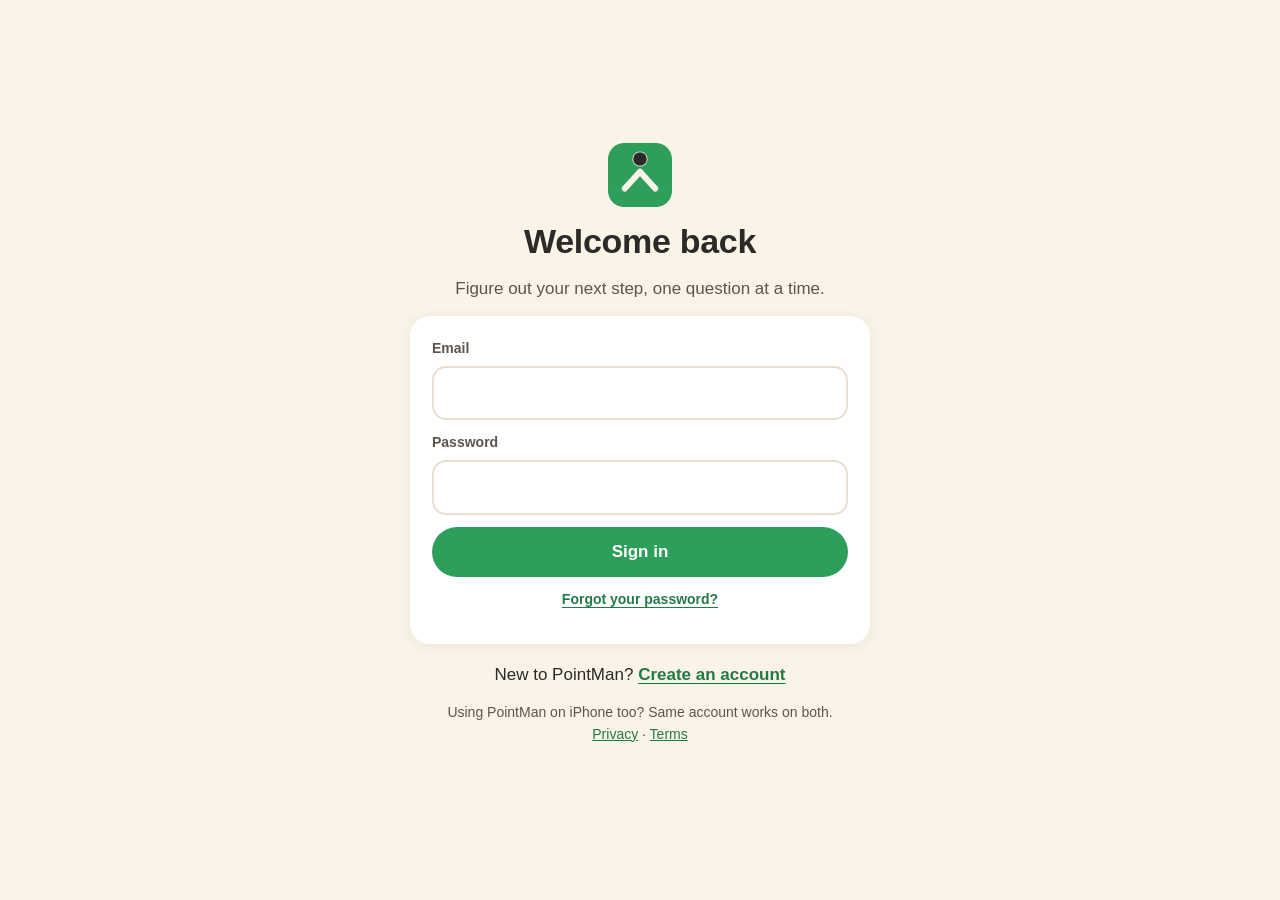
<file: app/index.html>
<!doctype html>
<html lang="en">
<head>
  <meta charset="utf-8">
  <meta name="viewport" content="width=device-width, initial-scale=1, viewport-fit=cover">
  <meta name="theme-color" content="#FAF3E7" media="(prefers-color-scheme: light)">
  <meta name="theme-color" content="#1C1B1A" media="(prefers-color-scheme: dark)">
  <meta name="robots" content="noindex">
  <title>PointMan</title>
  <link rel="icon" href="/favicon.svg" type="image/svg+xml">
  <script type="module" crossorigin src="/app/assets/index-BqQ88Fon.js"></script>
  <link rel="stylesheet" crossorigin href="/app/assets/index-CuSU71sF.css">
</head>
<body>
  <div id="root"></div>
</body>
</html>
</file>
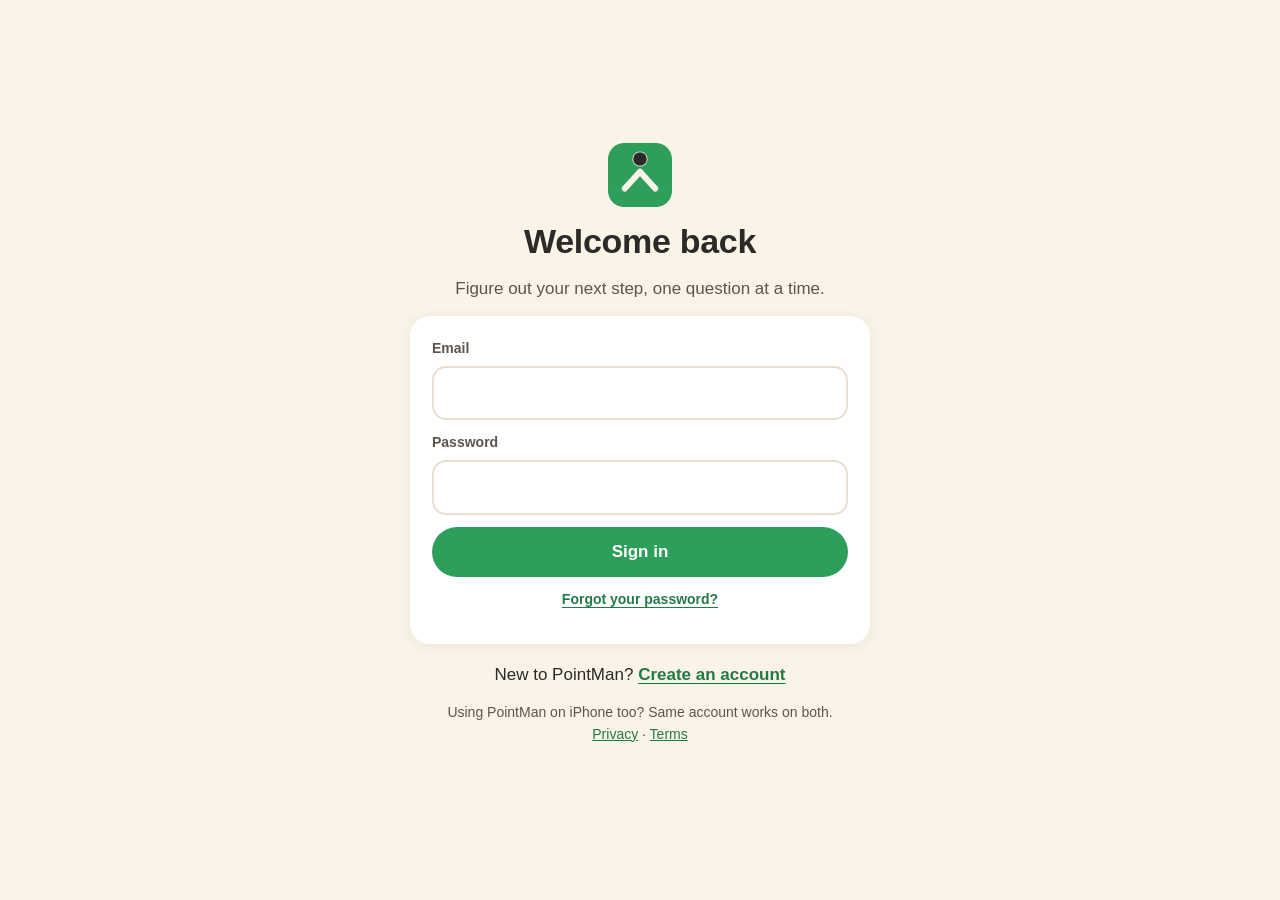
<file: beta/index.html>
<!doctype html>
<html lang="en">
<head>
<meta charset="utf-8">
<meta name="viewport" content="width=device-width, initial-scale=1">
<title>Join the PointMan beta</title>
<link rel="icon" href="../favicon.svg" type="image/svg+xml">
<meta name="theme-color" content="#2E9E5B">
<meta name="robots" content="noindex">
<meta property="og:type" content="website">
<meta property="og:title" content="PointMan: your next step starts here.">
<meta property="og:description" content="Free beta, 100 spots. A career coach on your phone that suggests career paths that fit you and builds a step-by-step plan with you.">
<meta property="og:url" content="https://pointman-coaching.com/beta/">
<meta property="og:image" content="https://pointman-coaching.com/pointman-demo-v4-poster.jpg">
<meta name="twitter:card" content="summary_large_image">
<style>
  :root{--bg:#FAF3E7;--card:#fff;--green:#2E9E5B;--green-d:#237a46;--text:#2B2A28;--muted:#5a544d;--line:#E6DCC8}
  @media (prefers-color-scheme:dark){:root{--bg:#1C1B1A;--card:#282623;--text:#F5EFE6;--muted:#B0A899;--line:#3a3733}}
  *{box-sizing:border-box}
  body{margin:0;background:var(--bg);color:var(--text);font-family:Inter,system-ui,-apple-system,"Segoe UI",sans-serif;min-height:100vh;display:flex;align-items:center;justify-content:center;padding:24px 16px}
  main{max-width:420px;width:100%;text-align:center}
  img{width:64px;height:64px}
  h1{font-size:28px;line-height:1.15;margin:16px 0 8px}
  p{color:var(--muted);font-size:16px;line-height:1.5;margin:0 0 22px}
  .btn{display:block;background:var(--green);color:#fff;text-decoration:none;font-weight:700;padding:15px 22px;border-radius:999px;font-size:16px;margin:0 0 12px;border:2px solid var(--green)}
  .btn.alt{background:transparent;color:var(--green)}
  .btn:hover{background:var(--green-d);color:#fff}
  .status{font-size:14px;min-height:20px;margin-top:10px}
  .back{display:inline-block;margin-top:18px;color:var(--muted);font-size:14px}
</style>
</head>
<body>
<main>
  <img src="../logo.svg" alt="PointMan">
  <h1>Your next step starts here.</h1>
  <p>The free PointMan beta is open, with 100 spots.</p>
  <a class="btn" id="ios" href="https://testflight.apple.com/join/UYXFVtMg">On iPhone: join on TestFlight</a>
  <a class="btn alt" id="web" href="/app/">Android or computer: web version</a>
  <div class="status" id="status" role="status" aria-live="polite"></div>
  <a class="back" href="/">What is PointMan?</a>
</main>
<script>
// Sends iPhone/iPad visitors to TestFlight and everyone else to the web app.
// Both buttons stay on the page in case the guess is wrong.
(function(){
  var ua=navigator.userAgent||'';
  var ios=/iPhone|iPad|iPod/.test(ua)||(/Macintosh/.test(ua)&&navigator.maxTouchPoints>1);
  var target=document.getElementById(ios?'ios':'web');
  if(/[?&]stay\b/.test(location.search))return;
  document.getElementById('status').textContent=ios?'Opening TestFlight…':'Opening the web version…';
  setTimeout(function(){location.href=target.href;},900);
})();
</script>
</body>
</html>
</file>
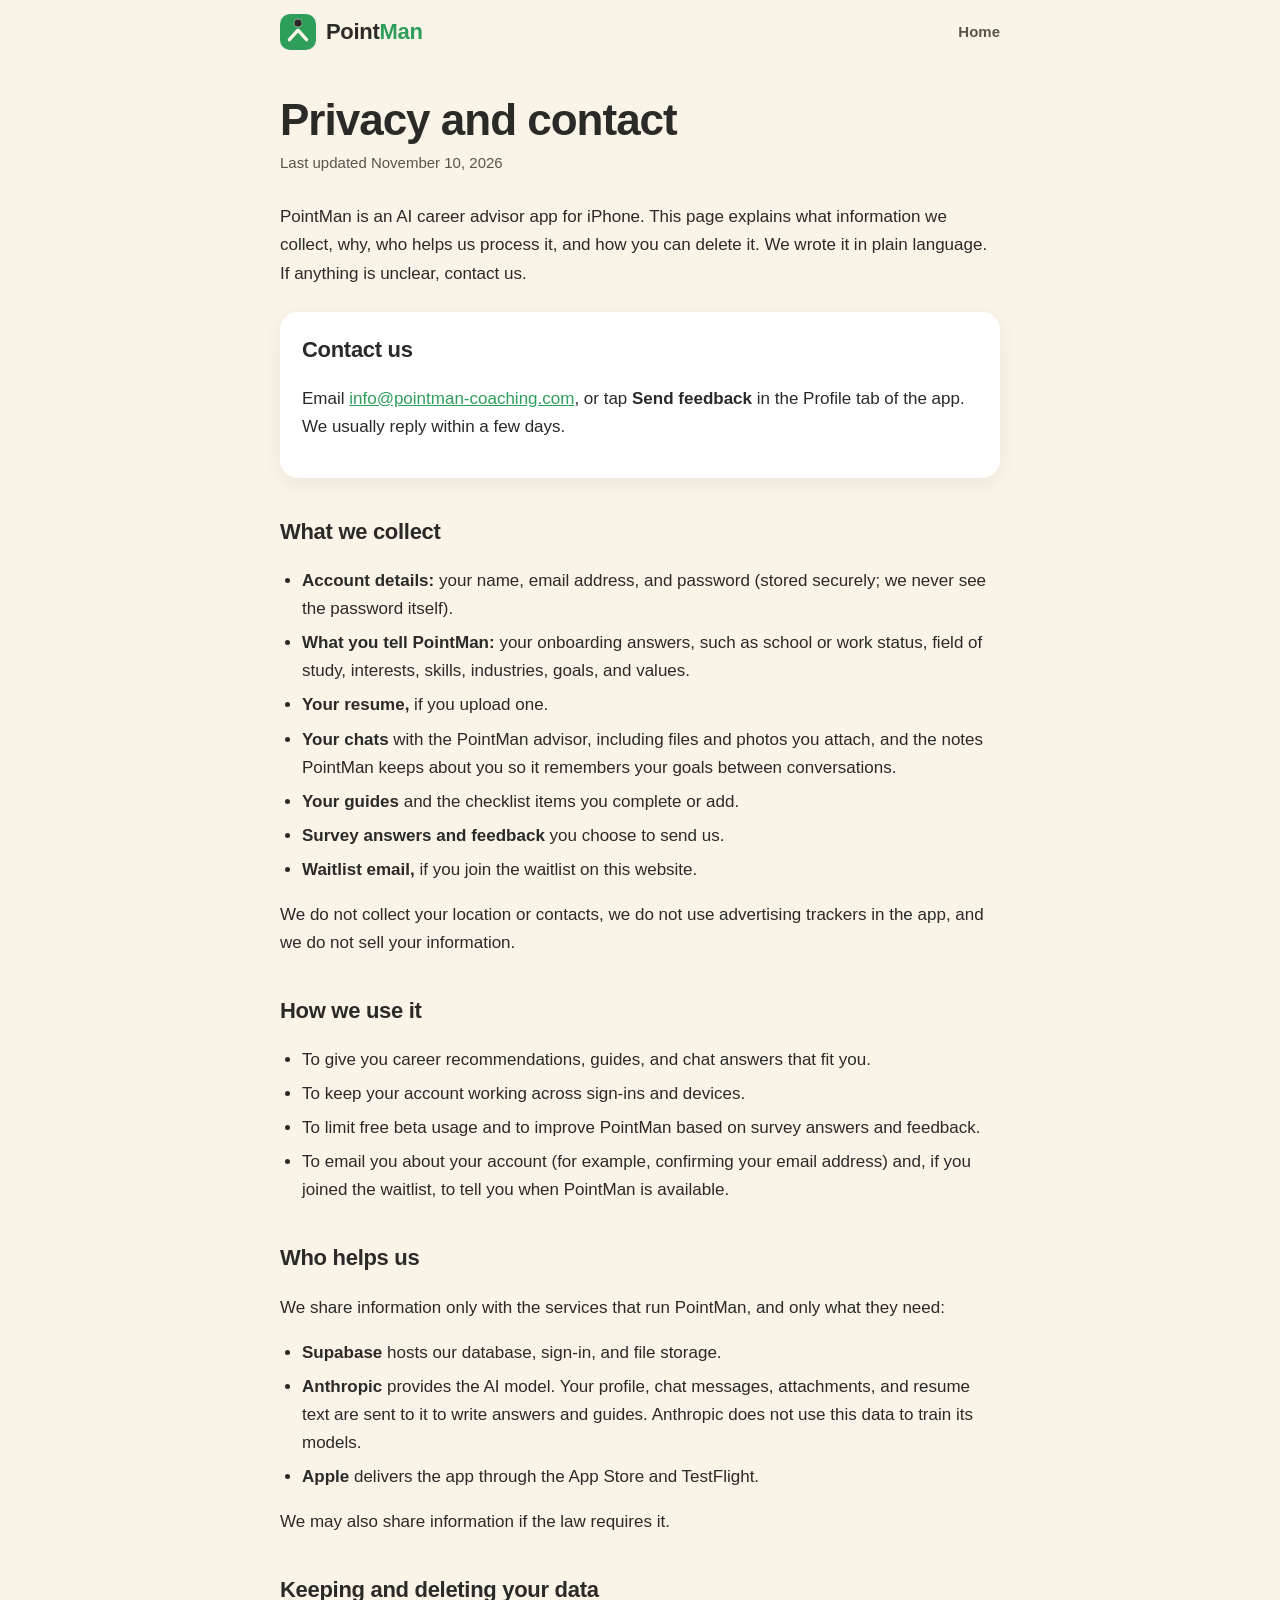
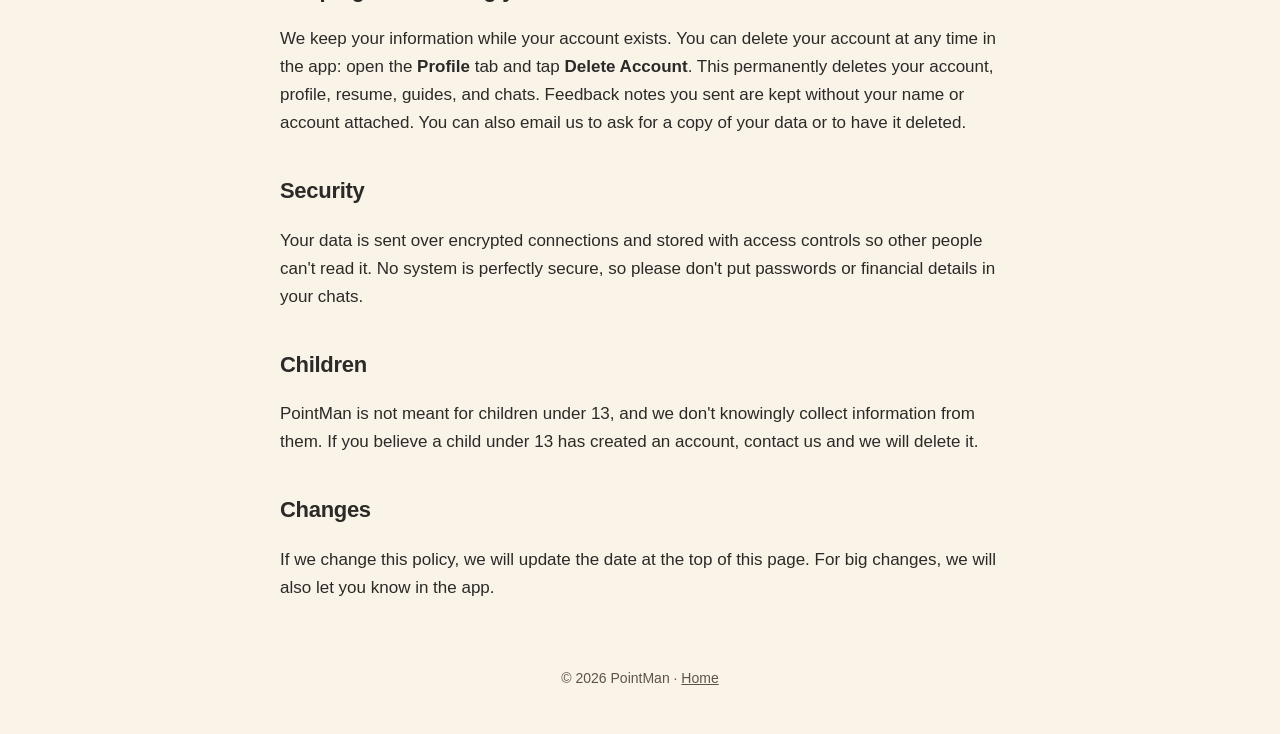
<file: privacy.html>
<!doctype html>
<html lang="en">
<head>
<meta charset="utf-8">
<meta name="viewport" content="width=device-width, initial-scale=1">
<title>Privacy and contact — PointMan</title>
<link rel="icon" href="favicon.svg" type="image/svg+xml">
<meta name="theme-color" content="#2E9E5B">
<meta name="description" content="How PointMan collects, uses, and deletes your information, and how to reach us.">
<style>
  :root{--bg:#FAF3E7;--card:#fff;--green:#2E9E5B;--green-d:#237a46;--text:#2B2A28;--muted:#5a544d;--soft:#EFE6D4}
  @media (prefers-color-scheme:dark){:root{--bg:#1C1B1A;--card:#282623;--text:#F5EFE6;--muted:#B0A899;--soft:#2f2c28}}
  *{box-sizing:border-box}
  body{margin:0;background:var(--bg);color:var(--text);font:17px/1.65 -apple-system,BlinkMacSystemFont,"Segoe UI",Roboto,sans-serif}
  .wrap{max-width:760px;margin:0 auto;padding:0 20px}
  nav{display:flex;justify-content:space-between;align-items:center;padding:14px 0}
  .logo{display:flex;align-items:center;gap:10px;font-weight:700;font-size:22px;letter-spacing:-.3px;color:inherit;text-decoration:none;font-family:ui-rounded,"SF Pro Rounded","Nunito","Segoe UI",sans-serif}.logo img{border-radius:10px}.logo span{color:var(--green)}
  nav a.l{color:var(--muted);text-decoration:none;font-weight:600;font-size:15px}
  h1{font-size:clamp(32px,6vw,44px);line-height:1.1;letter-spacing:-1px;margin:32px 0 6px}
  .updated{color:var(--muted);margin:0 0 28px;font-size:15px}
  h2{font-size:22px;margin:36px 0 8px;letter-spacing:-.3px}
  p,li{color:var(--text)}ul{padding-left:22px}li{margin:6px 0}
  a{color:var(--green)}
  .card{background:var(--card);border-radius:18px;padding:20px 22px;margin:24px 0;box-shadow:0 6px 20px rgba(0,0,0,.06)}
  .card h2{margin-top:0}
  footer{text-align:center;color:var(--muted);font-size:14px;padding:48px 0 44px}
  footer a{color:inherit}
</style>
</head>
<body>
<div class="wrap">
<nav>
  <a class="logo" href="./"><img src="logo.svg" alt="" width="36" height="36"><b style="font-weight:inherit">Point<span>Man</span></b></a>
  <a class="l" href="./">Home</a>
</nav>

<h1>Privacy and contact</h1>
<p class="updated">Last updated November 10, 2026</p>

<p>PointMan is an AI career advisor app for iPhone. This page explains what information we collect, why, who helps us process it, and how you can delete it. We wrote it in plain language. If anything is unclear, contact us.</p>

<div class="card" id="contact">
  <h2>Contact us</h2>
  <p>Email <a href="mailto:info@pointman-coaching.com">info@pointman-coaching.com</a>, or tap <b>Send feedback</b> in the Profile tab of the app. We usually reply within a few days.</p>
</div>

<h2>What we collect</h2>
<ul>
  <li><b>Account details:</b> your name, email address, and password (stored securely; we never see the password itself).</li>
  <li><b>What you tell PointMan:</b> your onboarding answers, such as school or work status, field of study, interests, skills, industries, goals, and values.</li>
  <li><b>Your resume,</b> if you upload one.</li>
  <li><b>Your chats</b> with the PointMan advisor, including files and photos you attach, and the notes PointMan keeps about you so it remembers your goals between conversations.</li>
  <li><b>Your guides</b> and the checklist items you complete or add.</li>
  <li><b>Survey answers and feedback</b> you choose to send us.</li>
  <li><b>Waitlist email,</b> if you join the waitlist on this website.</li>
</ul>
<p>We do not collect your location or contacts, we do not use advertising trackers in the app, and we do not sell your information.</p>

<h2>How we use it</h2>
<ul>
  <li>To give you career recommendations, guides, and chat answers that fit you.</li>
  <li>To keep your account working across sign-ins and devices.</li>
  <li>To limit free beta usage and to improve PointMan based on survey answers and feedback.</li>
  <li>To email you about your account (for example, confirming your email address) and, if you joined the waitlist, to tell you when PointMan is available.</li>
</ul>

<h2>Who helps us</h2>
<p>We share information only with the services that run PointMan, and only what they need:</p>
<ul>
  <li><b>Supabase</b> hosts our database, sign-in, and file storage.</li>
  <li><b>Anthropic</b> provides the AI model. Your profile, chat messages, attachments, and resume text are sent to it to write answers and guides. Anthropic does not use this data to train its models.</li>
  <li><b>Apple</b> delivers the app through the App Store and TestFlight.</li>
</ul>
<p>We may also share information if the law requires it.</p>

<h2>Keeping and deleting your data</h2>
<p>We keep your information while your account exists. You can delete your account at any time in the app: open the <b>Profile</b> tab and tap <b>Delete Account</b>. This permanently deletes your account, profile, resume, guides, and chats. Feedback notes you sent are kept without your name or account attached. You can also email us to ask for a copy of your data or to have it deleted.</p>

<h2>Security</h2>
<p>Your data is sent over encrypted connections and stored with access controls so other people can't read it. No system is perfectly secure, so please don't put passwords or financial details in your chats.</p>

<h2>Children</h2>
<p>PointMan is not meant for children under 13, and we don't knowingly collect information from them. If you believe a child under 13 has created an account, contact us and we will delete it.</p>

<h2>Changes</h2>
<p>If we change this policy, we will update the date at the top of this page. For big changes, we will also let you know in the app.</p>

<footer>© 2026 PointMan · <a href="./">Home</a></footer>
</div>
</body>
</html>
</file>
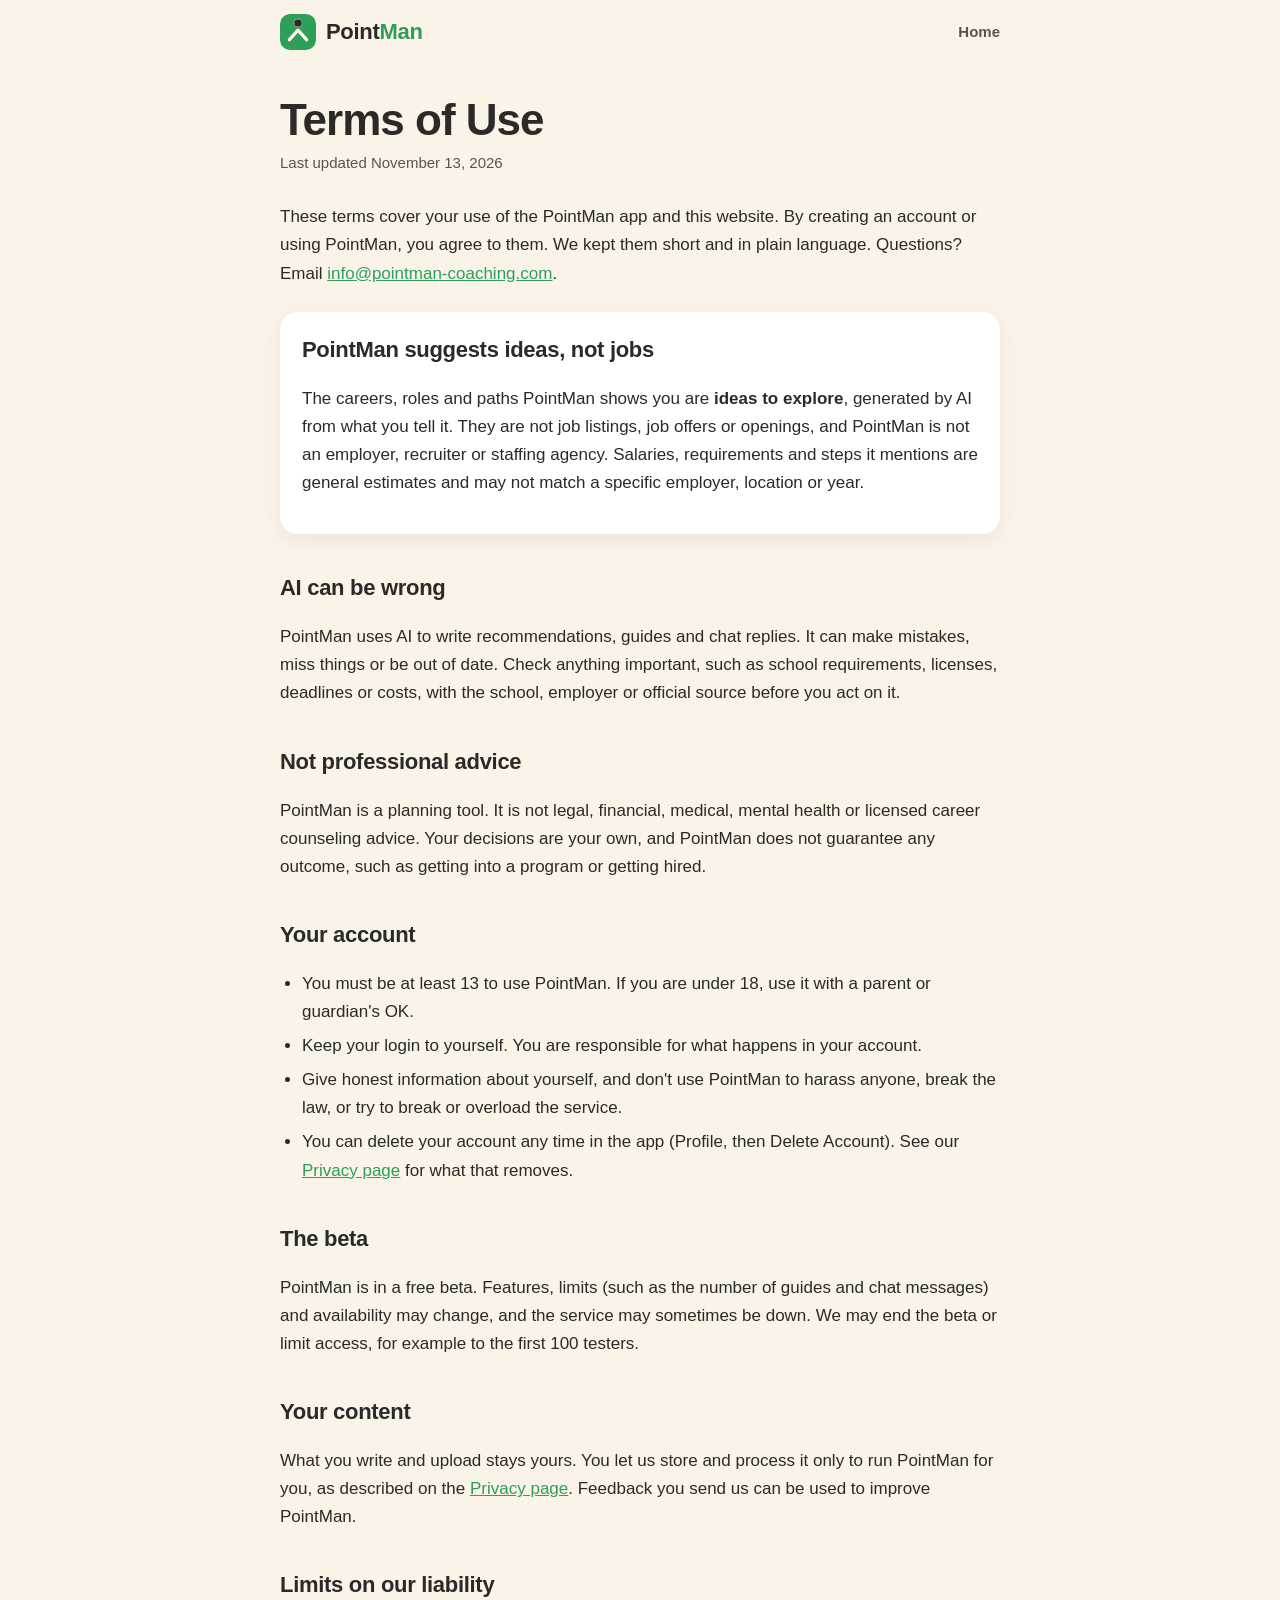
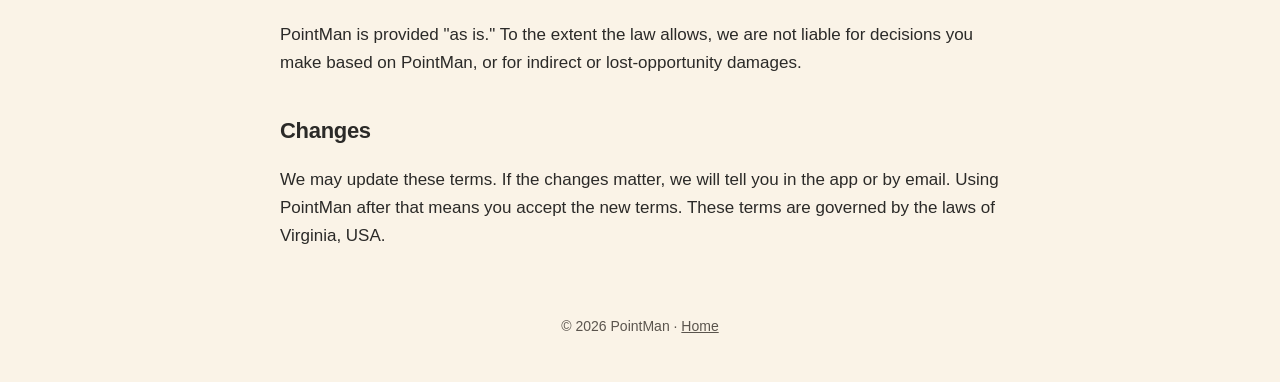
<file: terms.html>
<!doctype html>
<html lang="en">
<head>
<meta charset="utf-8">
<meta name="viewport" content="width=device-width, initial-scale=1">
<title>Terms of Use — PointMan</title>
<link rel="icon" href="favicon.svg" type="image/svg+xml">
<meta name="theme-color" content="#2E9E5B">
<meta name="description" content="The rules for using PointMan, in plain language.">
<style>
  :root{--bg:#FAF3E7;--card:#fff;--green:#2E9E5B;--green-d:#237a46;--text:#2B2A28;--muted:#5a544d;--soft:#EFE6D4}
  @media (prefers-color-scheme:dark){:root{--bg:#1C1B1A;--card:#282623;--text:#F5EFE6;--muted:#B0A899;--soft:#2f2c28}}
  *{box-sizing:border-box}
  body{margin:0;background:var(--bg);color:var(--text);font:17px/1.65 -apple-system,BlinkMacSystemFont,"Segoe UI",Roboto,sans-serif}
  .wrap{max-width:760px;margin:0 auto;padding:0 20px}
  nav{display:flex;justify-content:space-between;align-items:center;padding:14px 0}
  .logo{display:flex;align-items:center;gap:10px;font-weight:700;font-size:22px;letter-spacing:-.3px;color:inherit;text-decoration:none;font-family:ui-rounded,"SF Pro Rounded","Nunito","Segoe UI",sans-serif}.logo img{border-radius:10px}.logo span{color:var(--green)}
  nav a.l{color:var(--muted);text-decoration:none;font-weight:600;font-size:15px}
  h1{font-size:clamp(32px,6vw,44px);line-height:1.1;letter-spacing:-1px;margin:32px 0 6px}
  .updated{color:var(--muted);margin:0 0 28px;font-size:15px}
  h2{font-size:22px;margin:36px 0 8px;letter-spacing:-.3px}
  p,li{color:var(--text)}ul{padding-left:22px}li{margin:6px 0}
  a{color:var(--green)}
  .card{background:var(--card);border-radius:18px;padding:20px 22px;margin:24px 0;box-shadow:0 6px 20px rgba(0,0,0,.06)}
  .card h2{margin-top:0}
  footer{text-align:center;color:var(--muted);font-size:14px;padding:48px 0 44px}
  footer a{color:inherit}
</style>
</head>
<body>
<div class="wrap">
<nav>
  <a class="logo" href="./"><img src="logo.svg" alt="" width="36" height="36"><b style="font-weight:inherit">Point<span>Man</span></b></a>
  <a class="l" href="./">Home</a>
</nav>

<h1>Terms of Use</h1>
<p class="updated">Last updated November 13, 2026</p>

<p>These terms cover your use of the PointMan app and this website. By creating an account or using PointMan, you agree to them. We kept them short and in plain language. Questions? Email <a href="mailto:info@pointman-coaching.com">info@pointman-coaching.com</a>.</p>

<div class="card">
  <h2>PointMan suggests ideas, not jobs</h2>
  <p>The careers, roles and paths PointMan shows you are <b>ideas to explore</b>, generated by AI from what you tell it. They are not job listings, job offers or openings, and PointMan is not an employer, recruiter or staffing agency. Salaries, requirements and steps it mentions are general estimates and may not match a specific employer, location or year.</p>
</div>

<h2>AI can be wrong</h2>
<p>PointMan uses AI to write recommendations, guides and chat replies. It can make mistakes, miss things or be out of date. Check anything important, such as school requirements, licenses, deadlines or costs, with the school, employer or official source before you act on it.</p>

<h2>Not professional advice</h2>
<p>PointMan is a planning tool. It is not legal, financial, medical, mental health or licensed career counseling advice. Your decisions are your own, and PointMan does not guarantee any outcome, such as getting into a program or getting hired.</p>

<h2>Your account</h2>
<ul>
  <li>You must be at least 13 to use PointMan. If you are under 18, use it with a parent or guardian's OK.</li>
  <li>Keep your login to yourself. You are responsible for what happens in your account.</li>
  <li>Give honest information about yourself, and don't use PointMan to harass anyone, break the law, or try to break or overload the service.</li>
  <li>You can delete your account any time in the app (Profile, then Delete Account). See our <a href="privacy.html">Privacy page</a> for what that removes.</li>
</ul>

<h2>The beta</h2>
<p>PointMan is in a free beta. Features, limits (such as the number of guides and chat messages) and availability may change, and the service may sometimes be down. We may end the beta or limit access, for example to the first 100 testers.</p>

<h2>Your content</h2>
<p>What you write and upload stays yours. You let us store and process it only to run PointMan for you, as described on the <a href="privacy.html">Privacy page</a>. Feedback you send us can be used to improve PointMan.</p>

<h2>Limits on our liability</h2>
<p>PointMan is provided "as is." To the extent the law allows, we are not liable for decisions you make based on PointMan, or for indirect or lost-opportunity damages.</p>

<h2>Changes</h2>
<p>We may update these terms. If the changes matter, we will tell you in the app or by email. Using PointMan after that means you accept the new terms. These terms are governed by the laws of Virginia, USA.</p>

<footer>© 2026 PointMan · <a href="./">Home</a></footer>
</div>
</body>
</html>
</file>
<file: app/assets/index-CuSU71sF.css>
:root{--bg: #FAF3E7;--card: #FFFFFF;--accent: #2E9E5B;--accent-strong: #237A46;--accent-2: #2E9E5B;--text: #2B2A28;--muted: #5C554E;--line: #E8DFD0;--soft: #EAF5EC;--danger: #B3402F;--shadow: 0 2px 14px rgba(43, 42, 40, .07);--radius: 20px;--font: -apple-system, BlinkMacSystemFont, "Segoe UI", Roboto, Helvetica, Arial, sans-serif;--font-round: ui-rounded, "SF Pro Rounded", "Nunito", var(--font);color-scheme:light}@media(prefers-color-scheme:dark){:root{--bg: #1C1B1A;--card: #282623;--accent: #2E9E5B;--accent-strong: #3DB56D;--accent-2: #7ED957;--text: #F5EFE6;--muted: #B0A899;--line: #3A3733;--soft: #23372A;--danger: #E0796A;--shadow: 0 2px 14px rgba(0, 0, 0, .3);color-scheme:dark}}*{box-sizing:border-box}html,body{margin:0}body{background:var(--bg);color:var(--text);font:17px/1.55 var(--font);-webkit-font-smoothing:antialiased;overflow-x:hidden}button,input,textarea,select{font:inherit;color:inherit}a{color:var(--accent-strong)}@media(prefers-color-scheme:dark){a{color:var(--accent-2)}}h1,h2,h3{font-family:var(--font-round);letter-spacing:-.3px;line-height:1.2;margin:0 0 .4em}h1{font-size:clamp(26px,5vw,34px)}h2{font-size:22px}h3{font-size:18px}p{margin:0 0 .8em}.muted{color:var(--muted)}.small{font-size:14px}.center{text-align:center}.stack>*+*{margin-top:12px}.row{display:flex;gap:10px;align-items:center;flex-wrap:wrap}.spacer{flex:1}.hidden{display:none!important}.btn{display:inline-flex;align-items:center;justify-content:center;gap:8px;min-height:48px;padding:12px 22px;border-radius:999px;border:0;background:var(--accent);color:#fff;font-weight:700;cursor:pointer;text-decoration:none;transition:background .15s,transform .1s}.btn:hover{background:var(--accent-strong)}.btn:active{transform:scale(.98)}.btn:disabled{opacity:.55;cursor:default;transform:none}.btn.block{width:100%}.btn.secondary{background:transparent;color:var(--accent-strong);border:2px solid var(--accent)}.btn.secondary:hover{background:var(--soft)}@media(prefers-color-scheme:dark){.btn.secondary{color:var(--accent-2)}}.btn.quiet{background:transparent;color:var(--muted);min-height:40px;padding:8px 12px;font-weight:600}.btn.quiet:hover{color:var(--text);background:color-mix(in srgb,var(--text) 6%,transparent)}.btn.danger{background:var(--danger)}.link{background:none;border:0;padding:0;color:var(--accent-strong);font-weight:700;cursor:pointer;text-decoration:underline;text-underline-offset:3px}@media(prefers-color-scheme:dark){.link{color:var(--accent-2)}}:focus-visible{outline:3px solid var(--accent-2);outline-offset:2px}.field{display:block}.field span{display:block;font-weight:600;font-size:14px;margin-bottom:6px;color:var(--muted)}.input,textarea.input{width:100%;padding:13px 16px;border-radius:14px;border:2px solid var(--line);background:var(--card);color:var(--text);font-size:16px}.input:focus{outline:none;border-color:var(--accent)}textarea.input{resize:vertical;min-height:90px}.error{color:var(--danger);font-weight:600;font-size:15px}.notice{background:var(--soft);border-radius:14px;padding:12px 16px;font-size:15px}.card{background:var(--card);border-radius:var(--radius);padding:22px;box-shadow:var(--shadow)}.card+.card{margin-top:16px}.eyebrow{font-size:12px;font-weight:800;letter-spacing:.08em;text-transform:uppercase;color:var(--accent-strong);margin:0 0 6px}@media(prefers-color-scheme:dark){.eyebrow{color:var(--accent-2)}}.pill{display:inline-block;background:var(--soft);color:var(--accent-strong);font-weight:700;font-size:13px;padding:4px 12px;border-radius:999px}@media(prefers-color-scheme:dark){.pill{color:var(--accent-2)}}.shell{min-height:100dvh;display:flex;flex-direction:column}.topbar{position:sticky;top:0;z-index:20;background:color-mix(in srgb,var(--bg) 90%,transparent);-webkit-backdrop-filter:blur(10px);backdrop-filter:blur(10px);border-bottom:1px solid var(--line)}.topbar-inner{max-width:980px;margin:0 auto;padding:10px 16px;display:flex;align-items:center;gap:16px}.brand{display:flex;align-items:center;gap:10px;font-family:var(--font-round);font-weight:700;font-size:20px;text-decoration:none;color:var(--text)}.brand img{width:32px;height:32px;border-radius:9px}.brand b{font-weight:inherit;color:var(--accent)}.nav{display:flex;gap:4px;margin-left:auto}.nav button{background:none;border:0;cursor:pointer;padding:8px 14px;border-radius:999px;font-weight:700;color:var(--muted);display:flex;align-items:center;gap:8px}.nav button[aria-current=page]{background:var(--soft);color:var(--accent-strong)}@media(prefers-color-scheme:dark){.nav button[aria-current=page]{color:var(--accent-2)}}.nav svg{width:20px;height:20px}main.content{flex:1;width:100%;max-width:760px;margin:0 auto;padding:24px 16px 40px}main.content.wide{max-width:980px}@media(max-width:700px){.topbar{-webkit-backdrop-filter:none;backdrop-filter:none;background:var(--bg)}.nav{position:fixed;left:0;right:0;bottom:0;margin:0;z-index:30;background:var(--card);border-top:1px solid var(--line);padding:6px 8px calc(6px + env(safe-area-inset-bottom));justify-content:space-around}.nav button{flex-direction:column;gap:2px;font-size:12px;padding:6px 10px;border-radius:14px}main.content{padding-bottom:calc(96px + env(safe-area-inset-bottom))}}.solo{min-height:100dvh;display:flex;flex-direction:column;align-items:center;justify-content:center;padding:24px 16px}.solo-inner{width:100%;max-width:460px}.solo .logo-big{width:64px;height:64px;border-radius:16px;display:block;margin:0 auto 14px}.flow{width:100%;max-width:560px;margin:0 auto}.flow-top{display:flex;align-items:center;gap:8px;margin-bottom:14px;min-height:40px}.progress{height:8px;background:var(--line);border-radius:999px;overflow:hidden;flex:1}.progress>div{height:100%;background:var(--accent);border-radius:999px;transition:width .3s}.question-card{background:var(--card);border-radius:26px;padding:28px 22px;box-shadow:var(--shadow)}.question-card h2{font-size:clamp(21px,4vw,25px);margin-bottom:20px}.options{display:grid;gap:10px}.option{text-align:left;width:100%;padding:15px 18px;border-radius:16px;border:2px solid var(--line);background:var(--bg);cursor:pointer;font-weight:600;font-size:16px;line-height:1.35;transition:border-color .12s,background .12s}.option:hover{border-color:var(--accent)}.option:active{background:var(--soft)}.option.selected{border-color:var(--accent);background:var(--soft)}.option.ghost{background:transparent;color:var(--muted);border-style:dashed}.two-up{grid-template-columns:1fr 1fr}@media(max-width:420px){.two-up{grid-template-columns:1fr}}.flow-links{display:flex;justify-content:center;gap:18px;flex-wrap:wrap;margin-top:16px}.chips{display:flex;flex-wrap:wrap;gap:8px}.chip{border:2px solid var(--line);background:var(--bg);border-radius:999px;padding:8px 14px;cursor:pointer;font-weight:600;font-size:15px}.chip[aria-pressed=true]{border-color:var(--accent);background:var(--soft);color:var(--accent-strong)}@media(prefers-color-scheme:dark){.chip[aria-pressed=true]{color:var(--accent-2)}}.group-title{font-weight:700;margin:18px 0 8px}.group-title:first-child{margin-top:0}.spinner{width:34px;height:34px;border-radius:50%;border:4px solid var(--line);border-top-color:var(--accent);animation:spin .8s linear infinite;margin:0 auto}@keyframes spin{to{transform:rotate(360deg)}}@media(prefers-reduced-motion:reduce){.spinner{animation-duration:2s}}.loading{padding:40px 0;text-align:center;color:var(--muted)}.loading .spinner{margin-bottom:14px}.rec-track{font-family:var(--font-round);font-size:24px;font-weight:700;margin:4px 0 8px}.list{list-style:none;margin:0;padding:0}.list-item{display:flex;align-items:center;gap:12px;width:100%;text-align:left;padding:14px 16px;border-radius:16px;background:var(--bg);border:0;cursor:pointer;margin-top:8px}.list-item:hover{background:var(--soft)}.list-item .grow{flex:1;min-width:0}.list-item .title{font-weight:700;display:block}.list-item .sub{font-size:14px;color:var(--muted)}.chev{color:var(--muted);font-size:22px}.meter{height:6px;background:var(--line);border-radius:999px;overflow:hidden;margin-top:6px}.meter>div{height:100%;background:var(--accent)}.guide-head{margin-bottom:18px}.rundown dl{margin:0}.rundown dt{font-weight:700}.rundown dd{margin:0 0 10px;color:var(--muted)}.section-head{display:flex;align-items:baseline;gap:10px}.check-list{list-style:none;margin:0;padding:0}.check-list .check-list{padding-left:30px}.check-row{display:flex;gap:10px;align-items:flex-start;padding:8px 0}.check-box{flex:none;width:26px;height:26px;border-radius:8px;border:2px solid var(--line);background:var(--bg);cursor:pointer;display:grid;place-items:center;margin-top:1px;padding:0}.check-box[aria-checked=true]{background:var(--accent);border-color:var(--accent);color:#fff}.check-text{flex:1;min-width:0}.check-text.done{color:var(--muted);text-decoration:line-through}.highlight{font-size:14px;color:var(--muted);margin-top:2px}.item-actions{display:flex;gap:2px;flex-wrap:wrap}.item-actions button{background:none;border:0;color:var(--muted);font-size:13px;font-weight:600;cursor:pointer;padding:4px 6px;border-radius:8px}.item-actions button:hover{color:var(--text);background:color-mix(in srgb,var(--text) 6%,transparent)}.inline-form{display:flex;gap:8px;margin:6px 0 4px}.inline-form .input{padding:9px 12px}.inline-form .btn{min-height:40px;padding:8px 16px}.chat{display:grid;grid-template-columns:240px 1fr;gap:18px;height:calc(100dvh - 120px)}.chat-side{overflow-y:auto}.chat-side .list-item{padding:10px 12px;margin-top:4px}.chat-side .list-item[aria-current=true]{background:var(--soft)}.chat-main{display:flex;flex-direction:column;min-height:0;background:var(--card);border-radius:var(--radius);box-shadow:var(--shadow)}.chat-head{padding:12px 16px;border-bottom:1px solid var(--line);display:flex;align-items:center;gap:8px;flex-wrap:wrap}.chat-head .title{font-weight:700;flex:1;min-width:0;overflow:hidden;text-overflow:ellipsis;white-space:nowrap}.messages{flex:1;overflow-y:auto;padding:16px;display:flex;flex-direction:column;gap:10px}.bubble{max-width:85%;padding:11px 15px;border-radius:20px;line-height:1.5;overflow-wrap:anywhere}.bubble.me{align-self:flex-end;background:var(--accent);color:#fff;border-bottom-right-radius:6px;white-space:pre-wrap}.bubble.them{align-self:flex-start;background:var(--bg);border-bottom-left-radius:6px}.bubble.them p:last-child,.bubble.them ul:last-child,.bubble.them ol:last-child{margin-bottom:0}.bubble.them ul,.bubble.them ol{margin:0 0 .8em;padding-left:1.3em}.home-note{align-self:flex-start;display:flex;flex-wrap:wrap;gap:4px 12px;align-items:baseline;background:var(--soft);border-radius:12px;padding:7px 12px;font-size:14px;margin-top:-4px}.fact-row{display:flex;align-items:center;gap:8px;padding:6px 0;border-bottom:1px solid var(--line)}.fact-row:last-child{border-bottom:0}.fact-row .grow{flex:1}.bubble-actions{align-self:flex-start;margin:-4px 0 0 6px}.summary-card{align-self:stretch;border:2px solid var(--accent);border-radius:16px;padding:12px 14px;background:var(--soft)}.composer{display:flex;gap:8px;padding:12px;border-top:1px solid var(--line);align-items:flex-end}.composer textarea{flex:1;resize:none;min-height:48px;max-height:160px;padding:12px 16px;border-radius:24px}.composer .btn{min-height:48px}.typing{align-self:flex-start;color:var(--muted);font-size:14px;padding:4px 8px}@media(max-width:700px){.chat{grid-template-columns:1fr;height:calc(100dvh - 160px - env(safe-area-inset-bottom))}.chat-side{display:none}.chat-side.open{display:block;position:fixed;top:0;right:0;bottom:0;left:0;z-index:40;background:var(--bg);padding:16px}}@media(min-width:701px){.only-phone{display:none!important}}.modal-back{position:fixed;top:0;right:0;bottom:0;left:0;background:#00000073;z-index:50;display:grid;place-items:center;padding:16px}.modal{background:var(--card);border-radius:24px;padding:24px;width:100%;max-width:520px;max-height:calc(100dvh - 32px);overflow-y:auto;box-shadow:0 20px 60px #0000004d}.scale{display:flex;gap:6px;flex-wrap:wrap}.scale .chip{min-width:44px;text-align:center}
</file>
